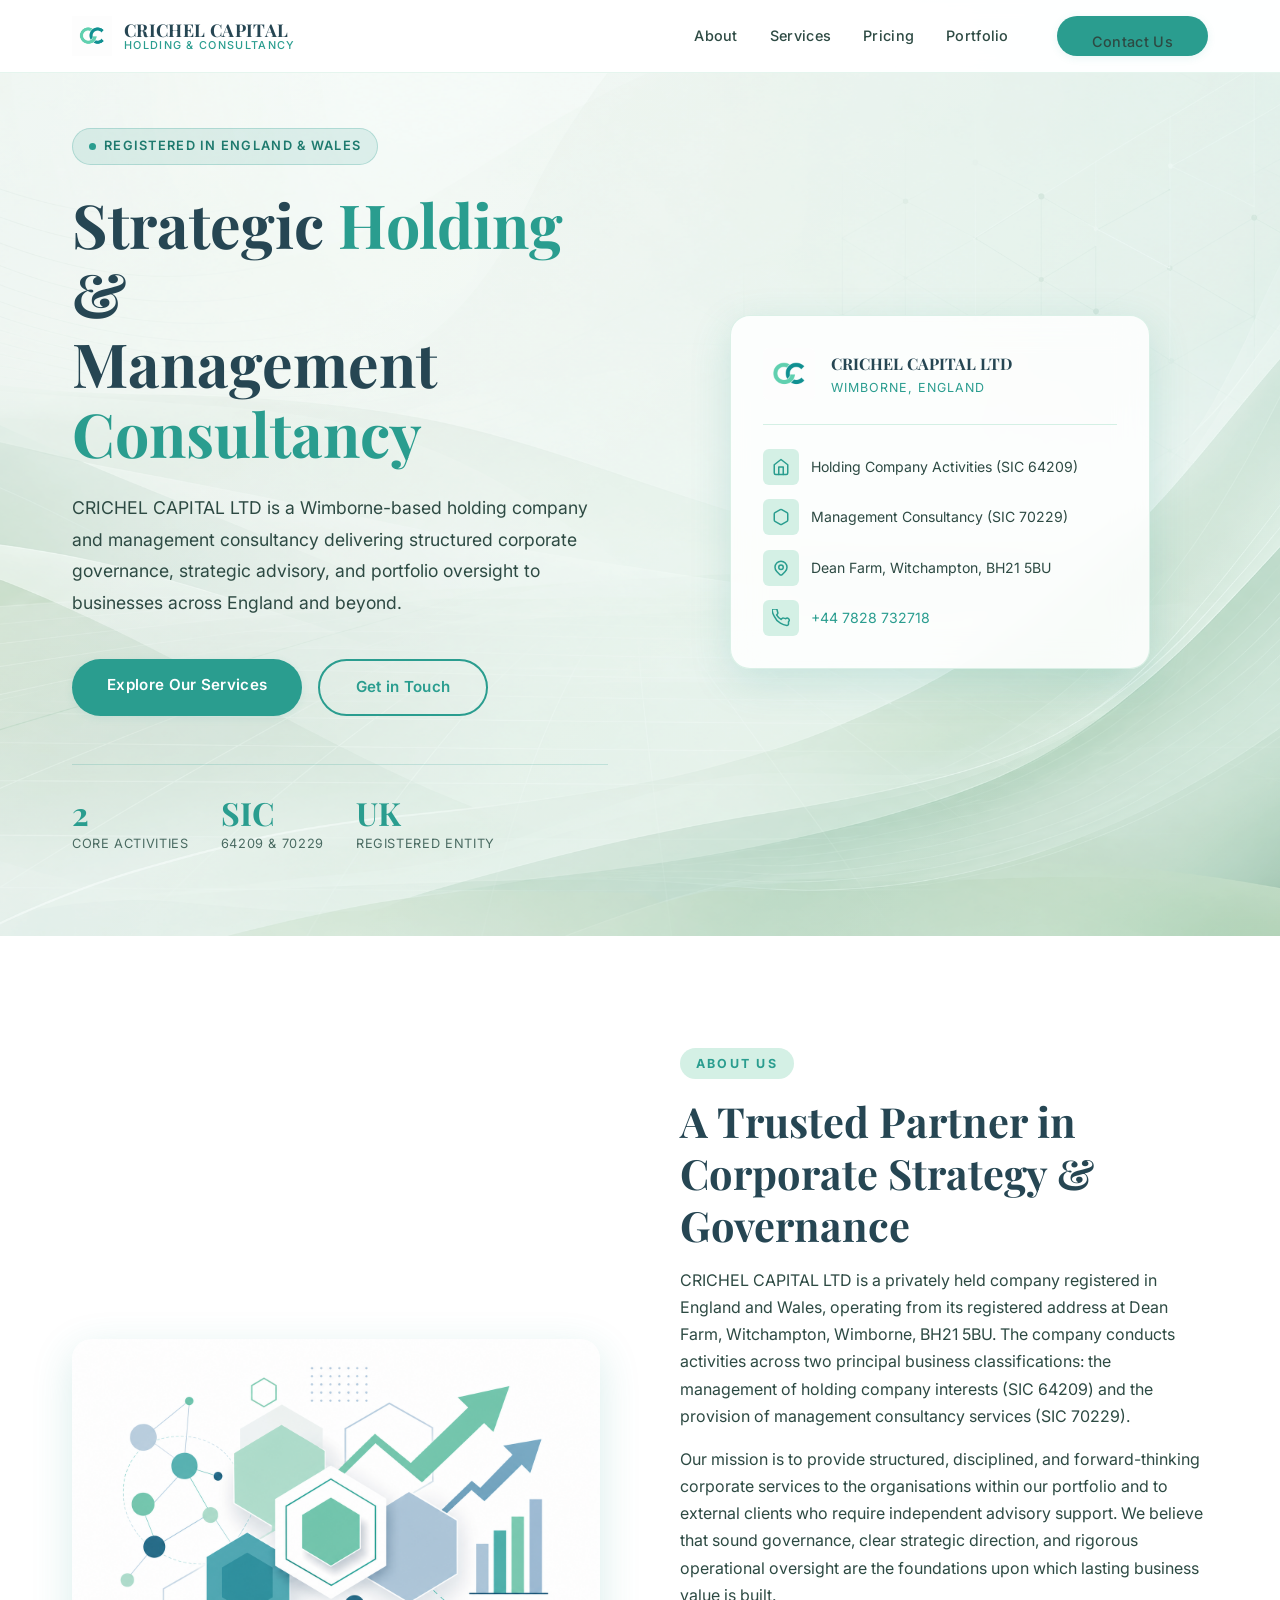
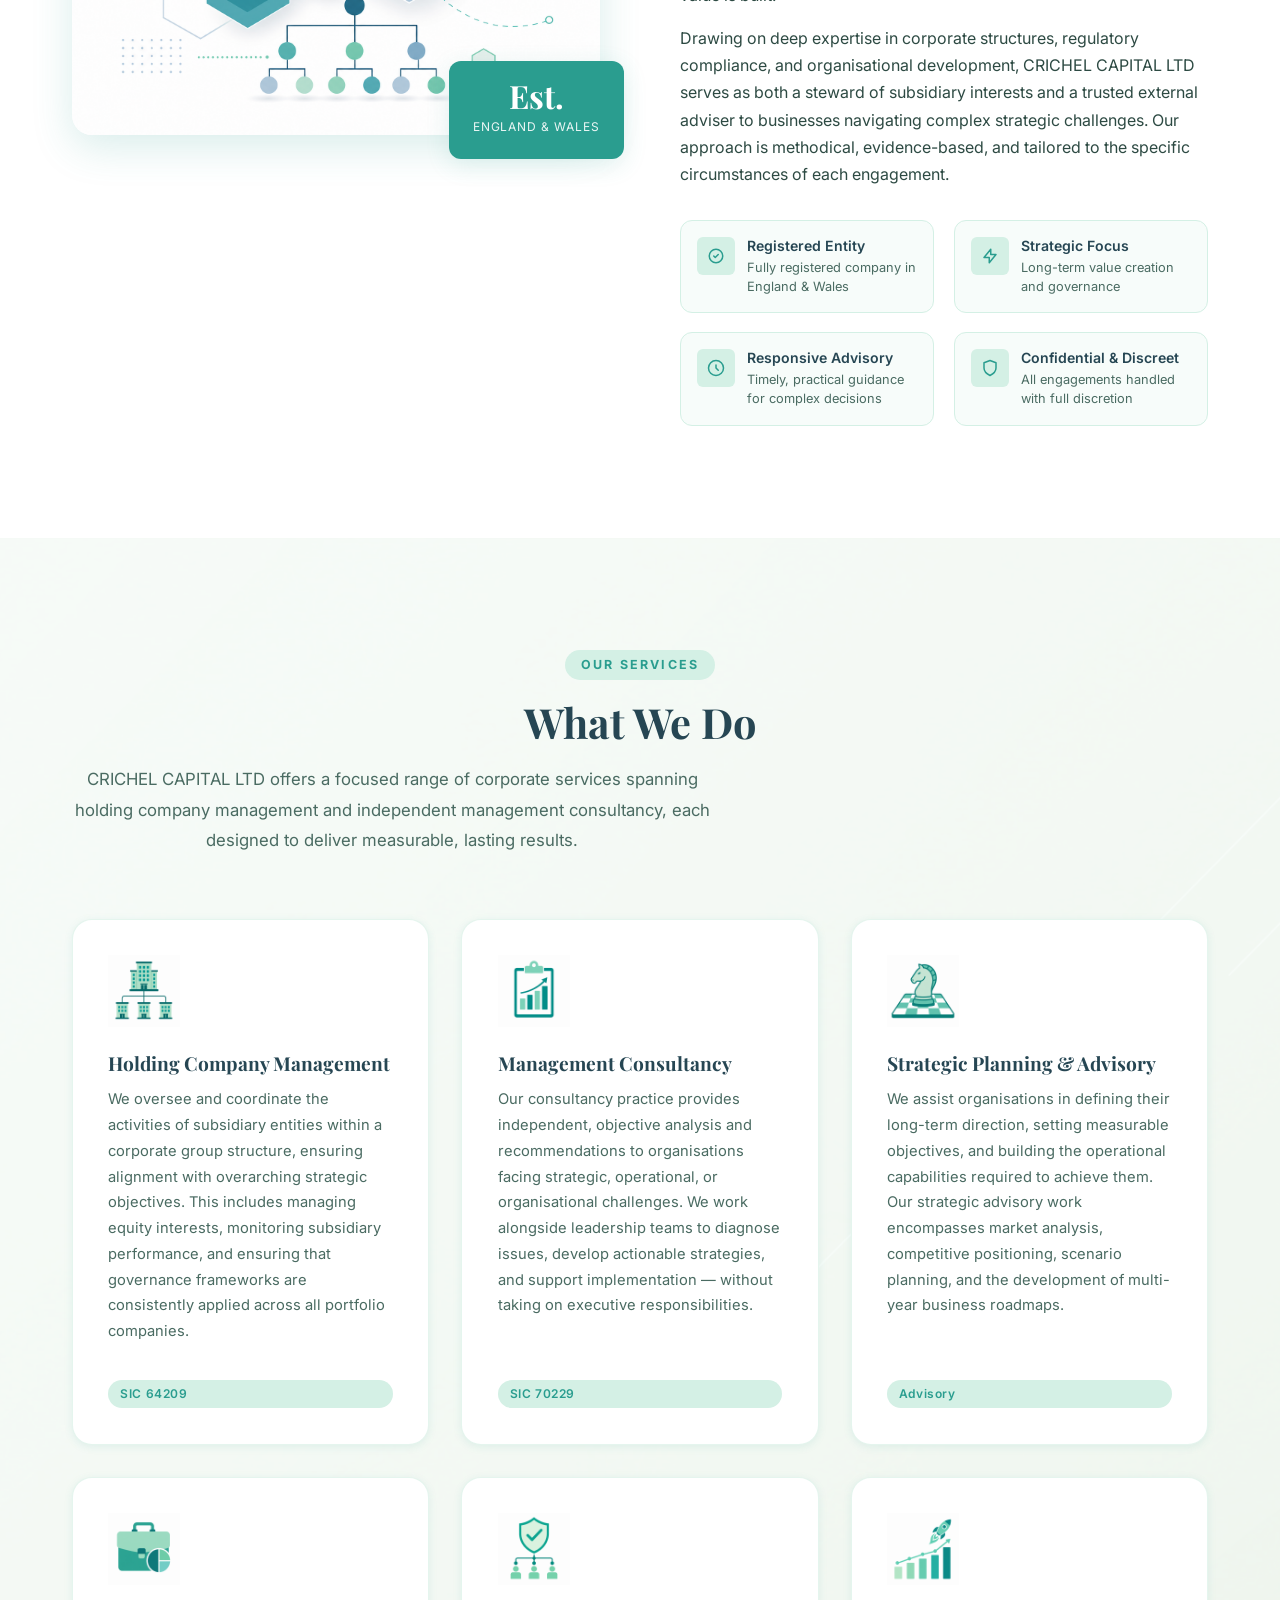
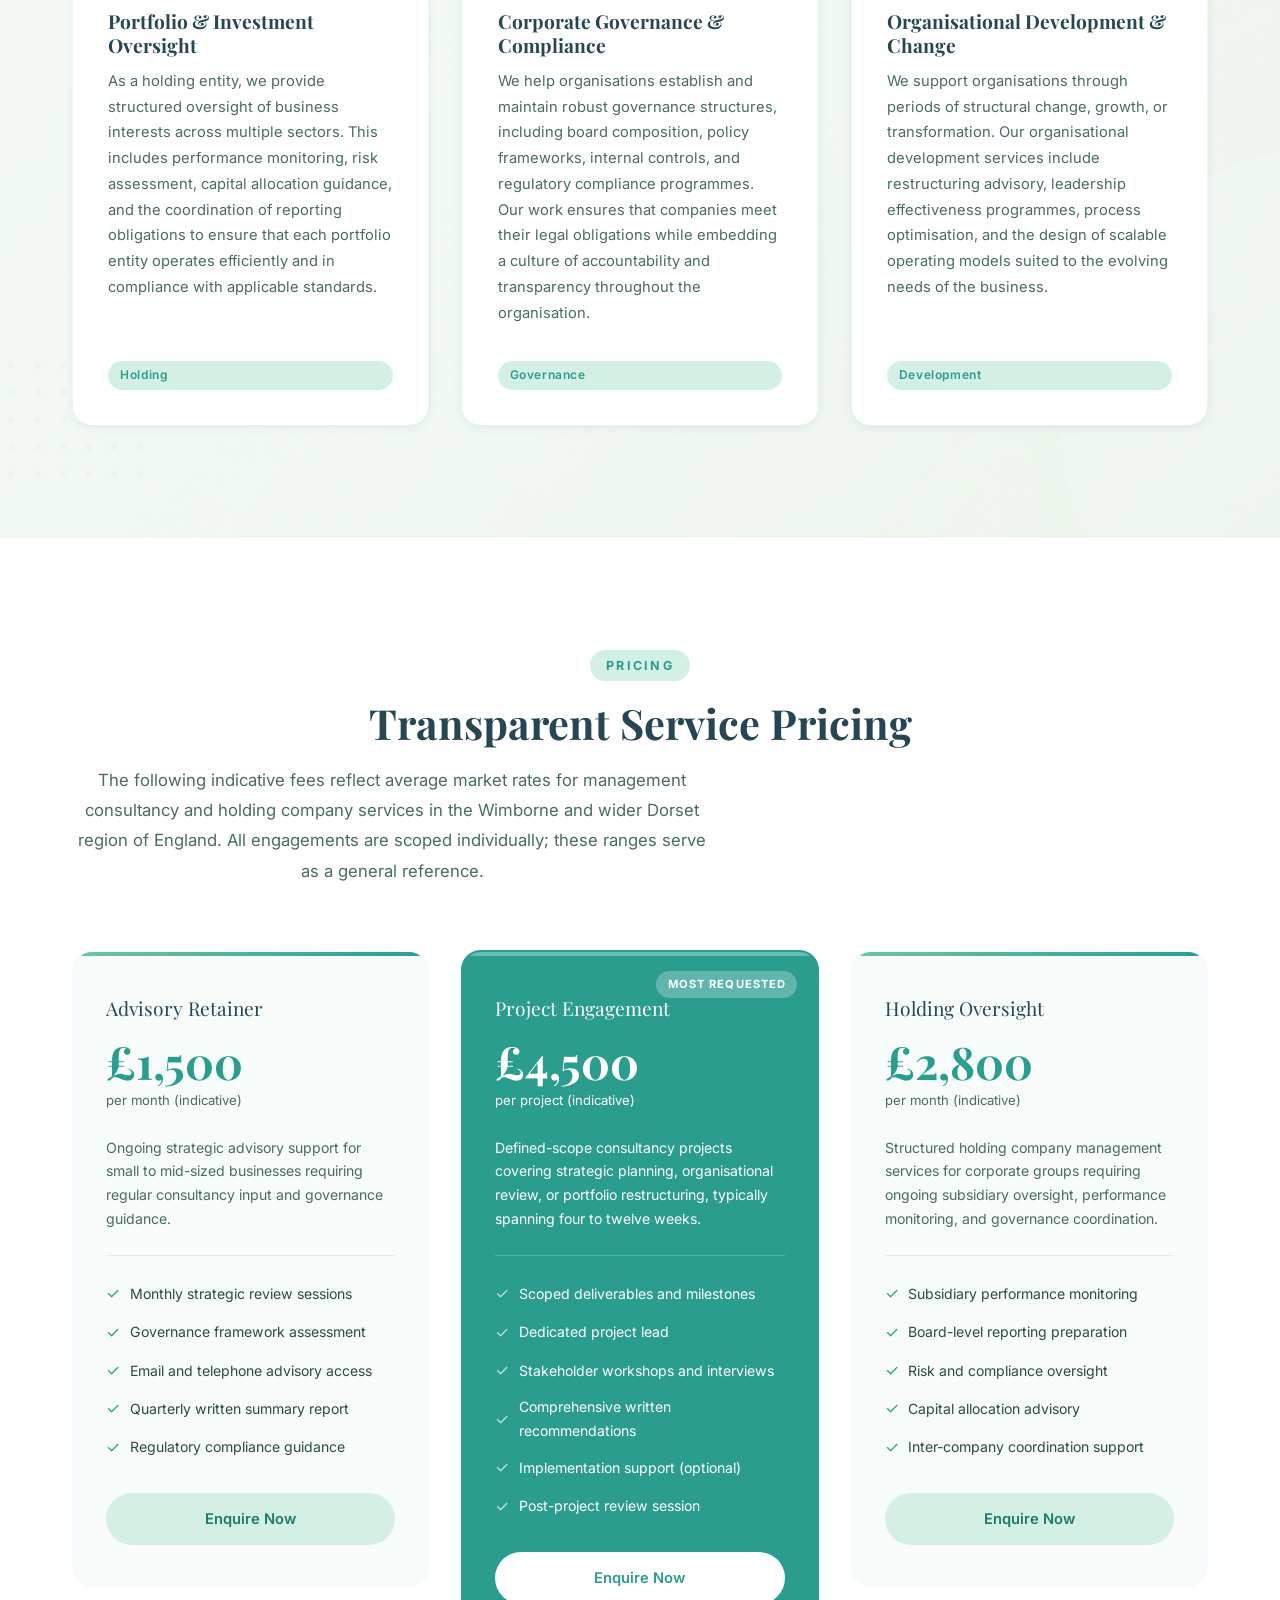
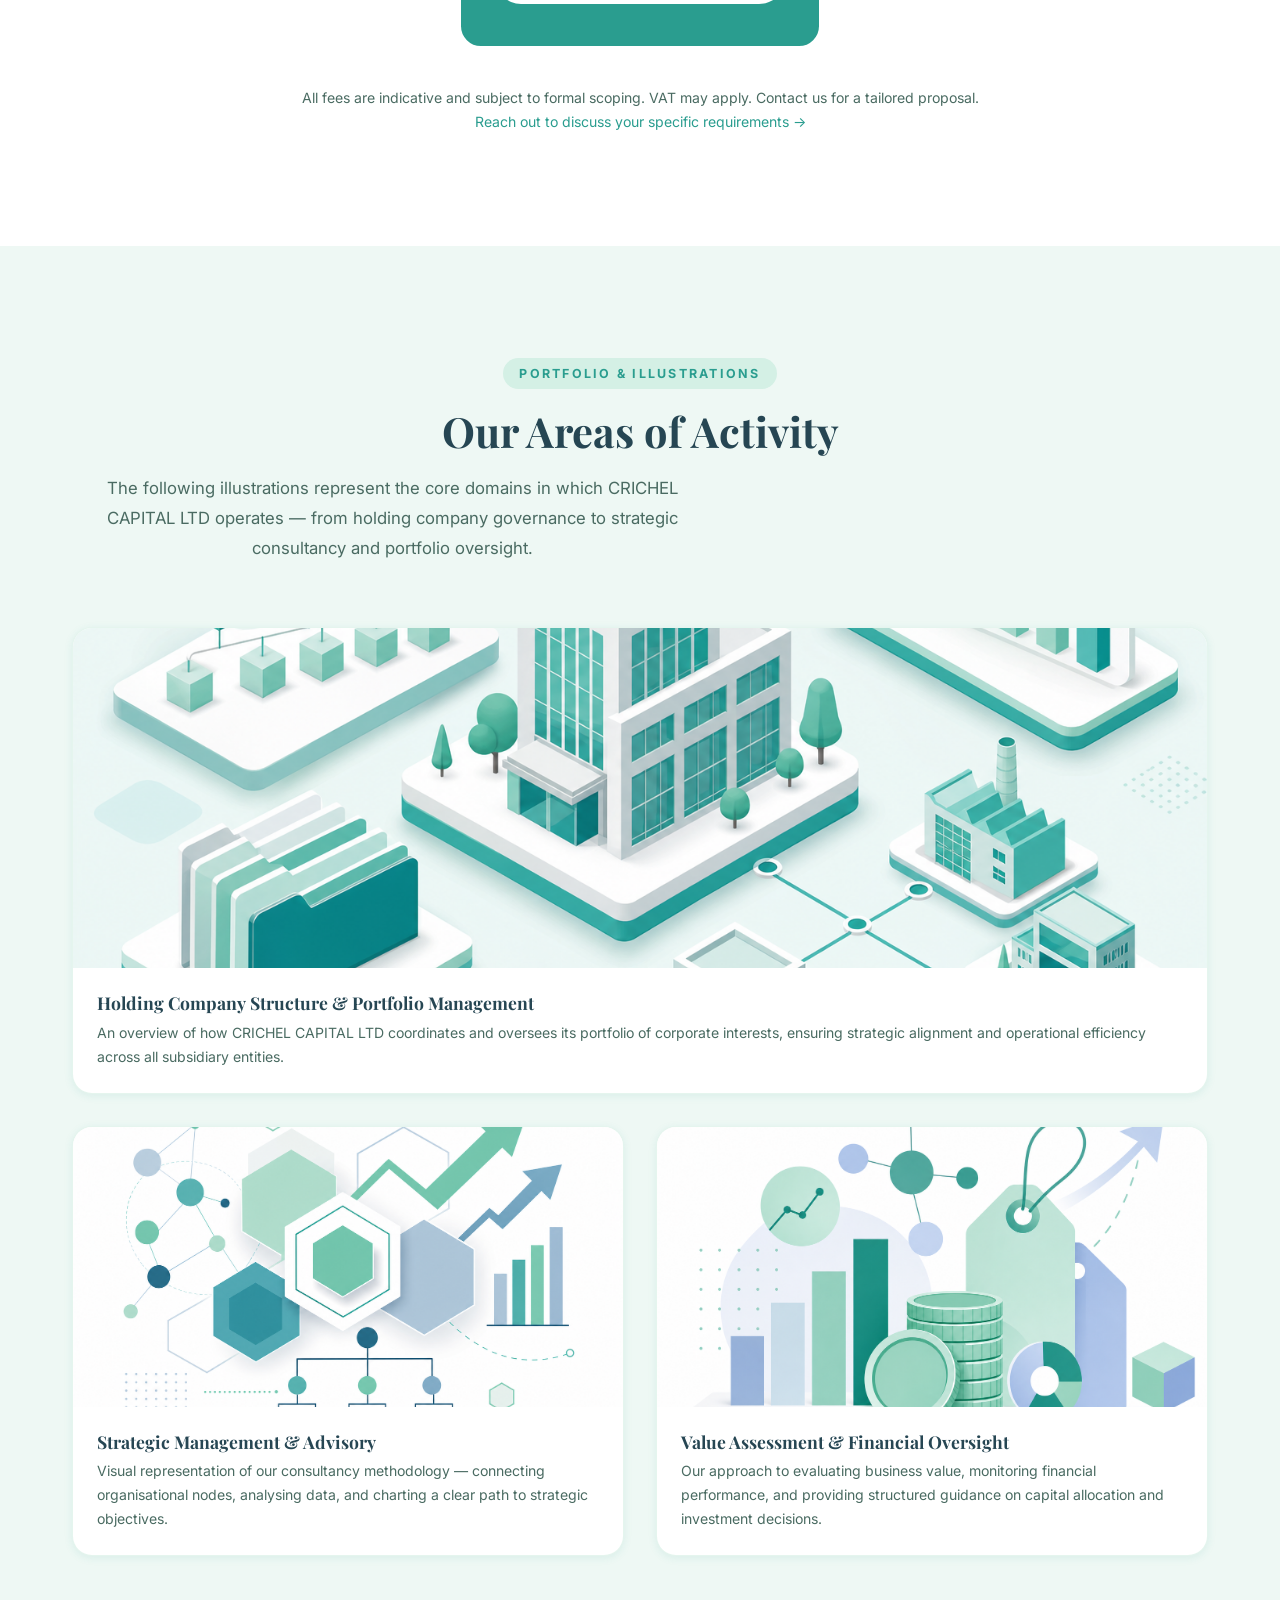
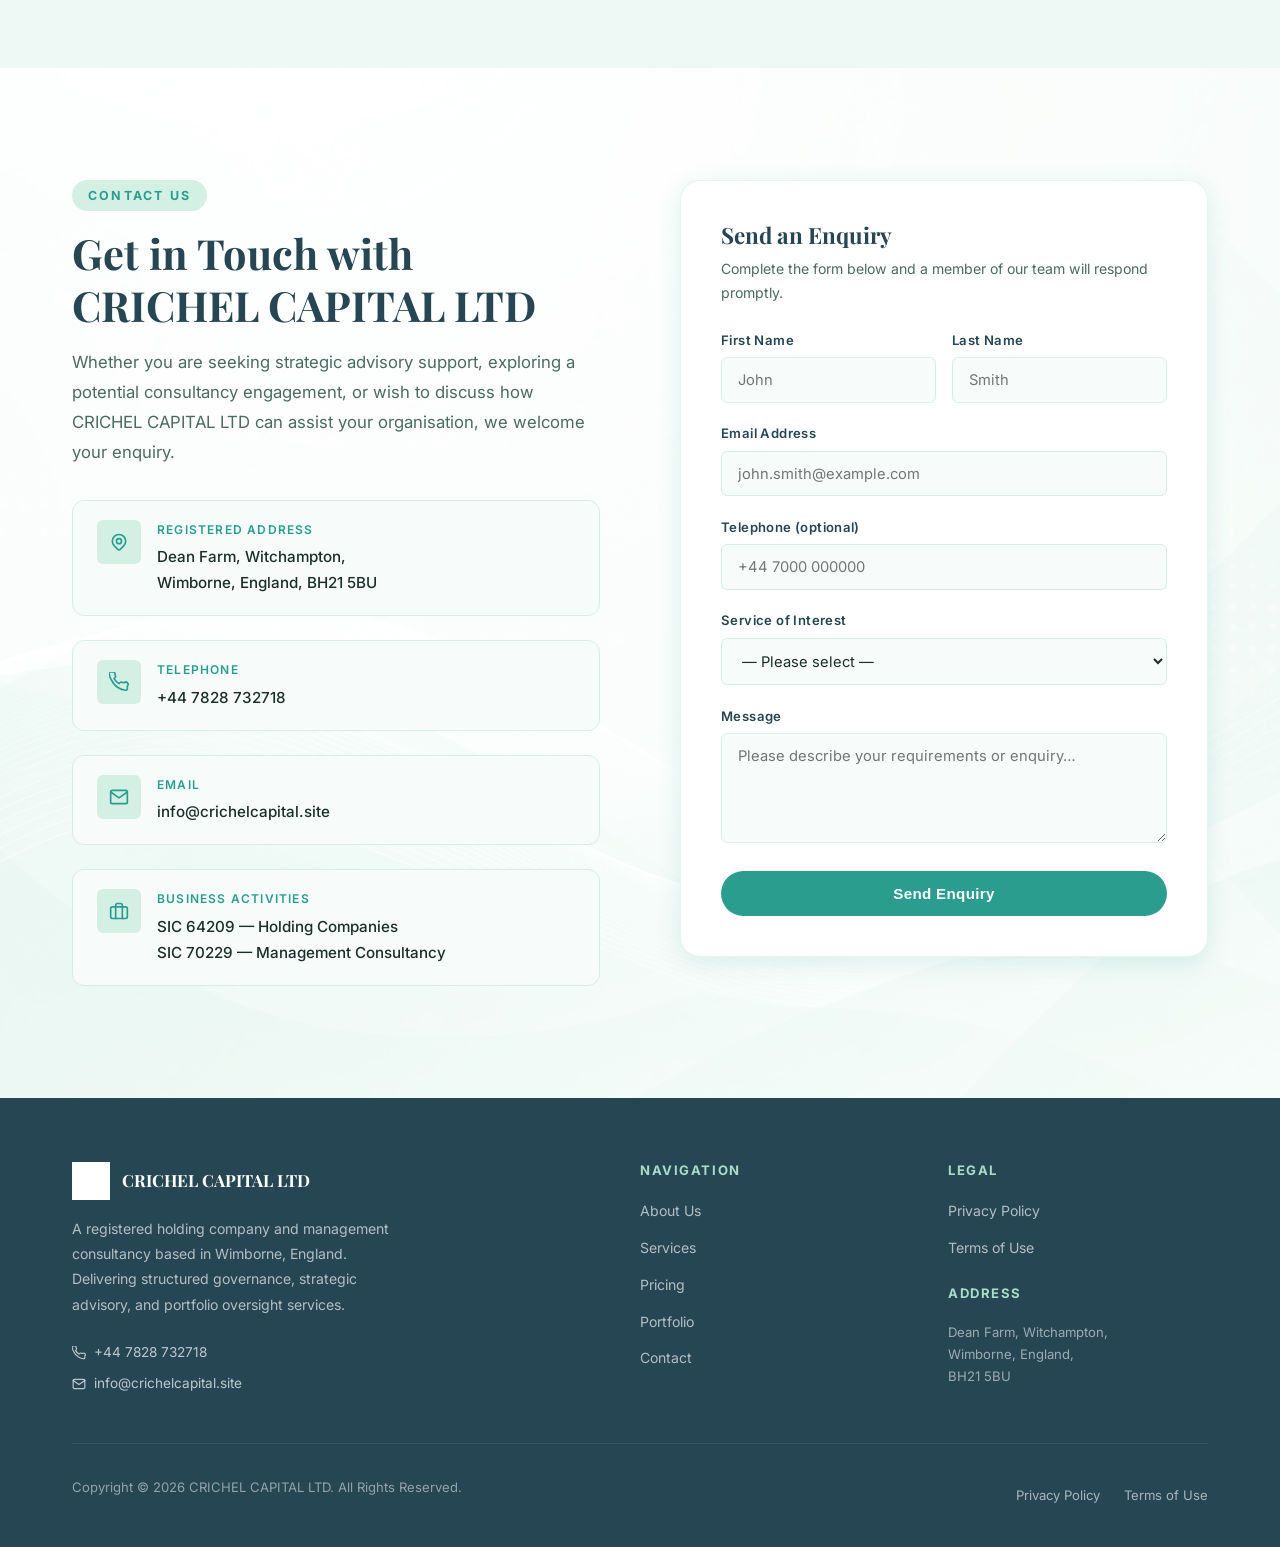
<file: index.html>
<!DOCTYPE html>
<html lang="en">
<head>
  <meta charset="UTF-8" />
  <meta name="viewport" content="width=device-width, initial-scale=1.0" />

  <!-- Primary SEO -->
  <title>CRICHEL CAPITAL LTD | Holding Company &amp; Management Consultancy — Wimborne, England</title>
  <meta name="description" content="CRICHEL CAPITAL LTD is a Wimborne-based holding company and management consultancy offering strategic advisory, subsidiary governance, portfolio management, and organisational excellence services across England." />
  <meta name="keywords" content="Crichel Capital, holding company Wimborne, management consultancy Dorset, strategic advisory England, corporate governance, portfolio management, business consultancy BH21, Dean Farm Witchampton" />
  <meta name="author" content="CRICHEL CAPITAL LTD" />
  <meta name="robots" content="index, follow" />
  <link rel="canonical" href="https://dev-game.404.mn/" />

  <!-- Open Graph -->
  <meta property="og:type" content="website" />
  <meta property="og:url" content="https://dev-game.404.mn/" />
  <meta property="og:title" content="CRICHEL CAPITAL LTD | Holding Company &amp; Management Consultancy" />
  <meta property="og:description" content="Strategic holding company and management consultancy based in Wimborne, England. Delivering governance, advisory, and portfolio management services." />
  <meta property="og:image" content="assets/images/hero-bg.jpg" />
  <meta property="og:locale" content="en_GB" />
  <meta property="og:site_name" content="CRICHEL CAPITAL LTD" />

  <!-- Twitter Card -->
  <meta name="twitter:card" content="summary_large_image" />
  <meta name="twitter:title" content="CRICHEL CAPITAL LTD | Holding Company &amp; Management Consultancy" />
  <meta name="twitter:description" content="Strategic holding company and management consultancy based in Wimborne, England." />
  <meta name="twitter:image" content="assets/images/hero-bg.jpg" />

  <!-- Geo -->
  <meta name="geo.region" content="GB-DOR" />
  <meta name="geo.placename" content="Wimborne, Dorset, England" />

  <!-- Favicon -->
  <link rel="icon" type="image/png" href="assets/images/favicon.png" />
  <link rel="apple-touch-icon" href="assets/images/favicon.png" />

  <!-- Fonts -->
  <link rel="preconnect" href="https://fonts.googleapis.com" />
  <link rel="preconnect" href="https://fonts.gstatic.com" crossorigin />
  <link href="https://fonts.googleapis.com/css2?family=Playfair+Display:wght@400;600;700&family=Inter:wght@400;500;600;700&display=swap" rel="stylesheet" />

  <!-- Stylesheet -->
  <link rel="stylesheet" href="assets/css/style.css" />

  <!-- Structured Data -->
  <script type="application/ld+json">
  {
    "@context": "https://schema.org",
    "@type": "Organization",
    "name": "CRICHEL CAPITAL LTD",
    "url": "https://dev-game.404.mn",
    "logo": "https://dev-game.404.mn/assets/images/favicon.png",
    "description": "Holding company and management consultancy based in Wimborne, England.",
    "address": {
      "@type": "PostalAddress",
      "streetAddress": "Dean Farm, Witchampton",
      "addressLocality": "Wimborne",
      "addressRegion": "England",
      "postalCode": "BH21 5BU",
      "addressCountry": "GB"
    },
    "telephone": "+447828732718",
    "email": "info@crichelcapital.site",
    "sameAs": []
  }
  </script>
</head>
<body>

  <!-- ===================== NAVIGATION ===================== -->
  <nav id="navbar" role="navigation" aria-label="Main navigation">
    <div class="container">
      <div class="nav-inner">
        <a href="#hero" class="nav-logo" aria-label="CRICHEL CAPITAL LTD home">
          <img src="assets/images/favicon.png" alt="Crichel Capital logo" class="nav-logo-img" />
          <div class="nav-logo-text">
            <span class="nav-logo-name">CRICHEL CAPITAL</span>
            <span class="nav-logo-tagline">Holding &amp; Consultancy</span>
          </div>
        </a>

        <ul class="nav-menu" role="list">
          <li><a href="#about"     class="nav-link">About</a></li>
          <li><a href="#services"  class="nav-link">Services</a></li>
          <li><a href="#pricing"   class="nav-link">Pricing</a></li>
          <li><a href="#portfolio" class="nav-link">Portfolio</a></li>
          <li><a href="#contact"   class="nav-link nav-cta btn btn-primary">Contact Us</a></li>
        </ul>

        <button class="hamburger" aria-label="Toggle navigation menu" aria-expanded="false">
          <span></span><span></span><span></span>
        </button>
      </div>
    </div>
  </nav>

  <!-- ===================== HERO ===================== -->
  <section id="hero" aria-label="Hero section">
    <div class="hero-bg" aria-hidden="true"></div>
    <div class="container">
      <div class="hero-content">
        <div class="hero-text">
          <div class="hero-badge">
            <span class="hero-badge-dot" aria-hidden="true"></span>
            Registered in England &amp; Wales
          </div>

          <h1 class="hero-title">
            Strategic <span>Holding</span> &amp;<br />
            Management <span>Consultancy</span>
          </h1>

          <p class="hero-description">
            CRICHEL CAPITAL LTD is a Wimborne-based holding company and management consultancy delivering structured corporate governance, strategic advisory, and portfolio oversight to businesses across England and beyond.
          </p>

          <div class="hero-actions">
            <a href="#services" class="btn btn-primary">Explore Our Services</a>
            <a href="#contact"  class="btn btn-outline">Get in Touch</a>
          </div>

          <div class="hero-stats">
            <div class="hero-stat">
              <span class="hero-stat-value">2</span>
              <span class="hero-stat-label">Core Activities</span>
            </div>
            <div class="hero-stat">
              <span class="hero-stat-value">SIC</span>
              <span class="hero-stat-label">64209 &amp; 70229</span>
            </div>
            <div class="hero-stat">
              <span class="hero-stat-value">UK</span>
              <span class="hero-stat-label">Registered Entity</span>
            </div>
          </div>
        </div>

        <div class="hero-visual" aria-hidden="true">
          <div class="hero-card">
            <div class="hero-card-header">
              <img src="assets/images/favicon.png" alt="Crichel Capital" class="hero-card-logo" />
              <div>
                <div class="hero-card-title">CRICHEL CAPITAL LTD</div>
                <div class="hero-card-subtitle">Wimborne, England</div>
              </div>
            </div>
            <div class="hero-card-items">
              <div class="hero-card-item">
                <div class="hero-card-icon">
                  <svg viewBox="0 0 24 24"><path d="M3 9l9-7 9 7v11a2 2 0 01-2 2H5a2 2 0 01-2-2z"/><polyline points="9 22 9 12 15 12 15 22"/></svg>
                </div>
                Holding Company Activities (SIC 64209)
              </div>
              <div class="hero-card-item">
                <div class="hero-card-icon">
                  <svg viewBox="0 0 24 24"><path d="M21 16V8a2 2 0 00-1-1.73l-7-4a2 2 0 00-2 0l-7 4A2 2 0 003 8v8a2 2 0 001 1.73l7 4a2 2 0 002 0l7-4A2 2 0 0021 16z"/></svg>
                </div>
                Management Consultancy (SIC 70229)
              </div>
              <div class="hero-card-item">
                <div class="hero-card-icon">
                  <svg viewBox="0 0 24 24"><path d="M17.657 16.657L13.414 20.9a1.998 1.998 0 01-2.827 0l-4.244-4.243a8 8 0 1111.314 0z"/><path d="M15 11a3 3 0 11-6 0 3 3 0 016 0z"/></svg>
                </div>
                Dean Farm, Witchampton, BH21 5BU
              </div>
              <div class="hero-card-item">
                <div class="hero-card-icon">
                  <svg viewBox="0 0 24 24"><path d="M22 16.92v3a2 2 0 01-2.18 2 19.79 19.79 0 01-8.63-3.07A19.5 19.5 0 013.07 9.81 19.79 19.79 0 01.01 1.18 2 2 0 012 0h3a2 2 0 012 1.72c.127.96.361 1.903.7 2.81a2 2 0 01-.45 2.11L6.09 7.91a16 16 0 006 6l1.27-1.27a2 2 0 012.11-.45c.907.339 1.85.573 2.81.7A2 2 0 0122 16.92z"/></svg>
                </div>
                <a href="tel:+447828732718">+44 7828 732718</a>
              </div>
            </div>
          </div>
        </div>
      </div>
    </div>
  </section>

  <!-- ===================== ABOUT ===================== -->
  <section id="about" aria-label="About CRICHEL CAPITAL LTD">
    <div class="container">
      <div class="about-grid">
        <div class="about-image-wrap fade-in">
          <img
            src="assets/images/about-illustration.jpg"
            alt="Abstract illustration of corporate management and strategic consultancy"
            class="about-image-main"
          />
          <div class="about-badge-float">
            <span class="value">Est.</span>
            <span class="label">England &amp; Wales</span>
          </div>
        </div>

        <div class="about-text">
          <span class="section-label">About Us</span>
          <h2 class="section-title">A Trusted Partner in Corporate Strategy &amp; Governance</h2>

          <p>
            CRICHEL CAPITAL LTD is a privately held company registered in England and Wales, operating from its registered address at Dean Farm, Witchampton, Wimborne, BH21 5BU. The company conducts activities across two principal business classifications: the management of holding company interests (SIC 64209) and the provision of management consultancy services (SIC 70229).
          </p>

          <p>
            Our mission is to provide structured, disciplined, and forward-thinking corporate services to the organisations within our portfolio and to external clients who require independent advisory support. We believe that sound governance, clear strategic direction, and rigorous operational oversight are the foundations upon which lasting business value is built.
          </p>

          <p>
            Drawing on deep expertise in corporate structures, regulatory compliance, and organisational development, CRICHEL CAPITAL LTD serves as both a steward of subsidiary interests and a trusted external adviser to businesses navigating complex strategic challenges. Our approach is methodical, evidence-based, and tailored to the specific circumstances of each engagement.
          </p>

          <div class="about-features">
            <div class="about-feature fade-in fade-in-delay-1">
              <div class="about-feature-icon">
                <svg viewBox="0 0 24 24"><path d="M9 12l2 2 4-4m6 2a9 9 0 11-18 0 9 9 0 0118 0z"/></svg>
              </div>
              <div class="about-feature-text">
                <h4>Registered Entity</h4>
                <p>Fully registered company in England &amp; Wales</p>
              </div>
            </div>
            <div class="about-feature fade-in fade-in-delay-2">
              <div class="about-feature-icon">
                <svg viewBox="0 0 24 24"><path d="M13 10V3L4 14h7v7l9-11h-7z"/></svg>
              </div>
              <div class="about-feature-text">
                <h4>Strategic Focus</h4>
                <p>Long-term value creation and governance</p>
              </div>
            </div>
            <div class="about-feature fade-in fade-in-delay-3">
              <div class="about-feature-icon">
                <svg viewBox="0 0 24 24"><circle cx="12" cy="12" r="10"/><path d="M12 8v4l3 3"/></svg>
              </div>
              <div class="about-feature-text">
                <h4>Responsive Advisory</h4>
                <p>Timely, practical guidance for complex decisions</p>
              </div>
            </div>
            <div class="about-feature fade-in fade-in-delay-4">
              <div class="about-feature-icon">
                <svg viewBox="0 0 24 24"><path d="M12 22s8-4 8-10V5l-8-3-8 3v7c0 6 8 10 8 10z"/></svg>
              </div>
              <div class="about-feature-text">
                <h4>Confidential &amp; Discreet</h4>
                <p>All engagements handled with full discretion</p>
              </div>
            </div>
          </div>
        </div>
      </div>
    </div>
  </section>

  <!-- ===================== SERVICES ===================== -->
  <section id="services" aria-label="Services offered by CRICHEL CAPITAL LTD">
    <div class="services-bg" aria-hidden="true"></div>
    <div class="services-inner">
      <div class="container">
        <div class="services-header fade-in">
          <span class="section-label">Our Services</span>
          <h2 class="section-title">What We Do</h2>
          <p class="section-subtitle">
            CRICHEL CAPITAL LTD offers a focused range of corporate services spanning holding company management and independent management consultancy, each designed to deliver measurable, lasting results.
          </p>
        </div>

        <div class="services-grid">
          <!-- Service 1 -->
          <div class="service-card fade-in fade-in-delay-1">
            <img src="assets/images/icon-holding.png" alt="Holding company management icon" class="service-icon" />
            <h3>Holding Company Management</h3>
            <p>
              We oversee and coordinate the activities of subsidiary entities within a corporate group structure, ensuring alignment with overarching strategic objectives. This includes managing equity interests, monitoring subsidiary performance, and ensuring that governance frameworks are consistently applied across all portfolio companies.
            </p>
            <span class="service-tag">SIC 64209</span>
          </div>

          <!-- Service 2 -->
          <div class="service-card fade-in fade-in-delay-2">
            <img src="assets/images/icon-consulting.png" alt="Management consultancy icon" class="service-icon" />
            <h3>Management Consultancy</h3>
            <p>
              Our consultancy practice provides independent, objective analysis and recommendations to organisations facing strategic, operational, or organisational challenges. We work alongside leadership teams to diagnose issues, develop actionable strategies, and support implementation — without taking on executive responsibilities.
            </p>
            <span class="service-tag">SIC 70229</span>
          </div>

          <!-- Service 3 -->
          <div class="service-card fade-in fade-in-delay-3">
            <img src="assets/images/icon-strategy.png" alt="Strategic planning icon" class="service-icon" />
            <h3>Strategic Planning &amp; Advisory</h3>
            <p>
              We assist organisations in defining their long-term direction, setting measurable objectives, and building the operational capabilities required to achieve them. Our strategic advisory work encompasses market analysis, competitive positioning, scenario planning, and the development of multi-year business roadmaps.
            </p>
            <span class="service-tag">Advisory</span>
          </div>

          <!-- Service 4 -->
          <div class="service-card fade-in fade-in-delay-4">
            <img src="assets/images/icon-portfolio.png" alt="Portfolio management icon" class="service-icon" />
            <h3>Portfolio &amp; Investment Oversight</h3>
            <p>
              As a holding entity, we provide structured oversight of business interests across multiple sectors. This includes performance monitoring, risk assessment, capital allocation guidance, and the coordination of reporting obligations to ensure that each portfolio entity operates efficiently and in compliance with applicable standards.
            </p>
            <span class="service-tag">Holding</span>
          </div>

          <!-- Service 5 -->
          <div class="service-card fade-in fade-in-delay-5">
            <img src="assets/images/icon-governance.png" alt="Corporate governance icon" class="service-icon" />
            <h3>Corporate Governance &amp; Compliance</h3>
            <p>
              We help organisations establish and maintain robust governance structures, including board composition, policy frameworks, internal controls, and regulatory compliance programmes. Our work ensures that companies meet their legal obligations while embedding a culture of accountability and transparency throughout the organisation.
            </p>
            <span class="service-tag">Governance</span>
          </div>

          <!-- Service 6 -->
          <div class="service-card fade-in fade-in-delay-1">
            <img src="assets/images/icon-growth.png" alt="Business growth icon" class="service-icon" />
            <h3>Organisational Development &amp; Change</h3>
            <p>
              We support organisations through periods of structural change, growth, or transformation. Our organisational development services include restructuring advisory, leadership effectiveness programmes, process optimisation, and the design of scalable operating models suited to the evolving needs of the business.
            </p>
            <span class="service-tag">Development</span>
          </div>
        </div>
      </div>
    </div>
  </section>

  <!-- ===================== PRICING ===================== -->
  <section id="pricing" aria-label="Pricing for CRICHEL CAPITAL LTD services">
    <div class="container">
      <div class="pricing-header fade-in">
        <span class="section-label">Pricing</span>
        <h2 class="section-title">Transparent Service Pricing</h2>
        <p class="section-subtitle">
          The following indicative fees reflect average market rates for management consultancy and holding company services in the Wimborne and wider Dorset region of England. All engagements are scoped individually; these ranges serve as a general reference.
        </p>
      </div>

      <div class="pricing-grid">
        <!-- Tier 1 -->
        <div class="pricing-card fade-in fade-in-delay-1">
          <div class="pricing-name">Advisory Retainer</div>
          <div class="pricing-price">£1,500</div>
          <div class="pricing-period">per month (indicative)</div>
          <p class="pricing-desc">
            Ongoing strategic advisory support for small to mid-sized businesses requiring regular consultancy input and governance guidance.
          </p>
          <div class="pricing-divider"></div>
          <ul class="pricing-features">
            <li class="pricing-feature">
              <span class="pricing-feature-icon">✓</span>
              Monthly strategic review sessions
            </li>
            <li class="pricing-feature">
              <span class="pricing-feature-icon">✓</span>
              Governance framework assessment
            </li>
            <li class="pricing-feature">
              <span class="pricing-feature-icon">✓</span>
              Email and telephone advisory access
            </li>
            <li class="pricing-feature">
              <span class="pricing-feature-icon">✓</span>
              Quarterly written summary report
            </li>
            <li class="pricing-feature">
              <span class="pricing-feature-icon">✓</span>
              Regulatory compliance guidance
            </li>
          </ul>
          <a href="#contact" class="pricing-cta pricing-cta-default">Enquire Now</a>
        </div>

        <!-- Tier 2 — Featured -->
        <div class="pricing-card featured fade-in fade-in-delay-2">
          <span class="pricing-badge">Most Requested</span>
          <div class="pricing-name">Project Engagement</div>
          <div class="pricing-price">£4,500</div>
          <div class="pricing-period">per project (indicative)</div>
          <p class="pricing-desc">
            Defined-scope consultancy projects covering strategic planning, organisational review, or portfolio restructuring, typically spanning four to twelve weeks.
          </p>
          <div class="pricing-divider"></div>
          <ul class="pricing-features">
            <li class="pricing-feature">
              <span class="pricing-feature-icon">✓</span>
              Scoped deliverables and milestones
            </li>
            <li class="pricing-feature">
              <span class="pricing-feature-icon">✓</span>
              Dedicated project lead
            </li>
            <li class="pricing-feature">
              <span class="pricing-feature-icon">✓</span>
              Stakeholder workshops and interviews
            </li>
            <li class="pricing-feature">
              <span class="pricing-feature-icon">✓</span>
              Comprehensive written recommendations
            </li>
            <li class="pricing-feature">
              <span class="pricing-feature-icon">✓</span>
              Implementation support (optional)
            </li>
            <li class="pricing-feature">
              <span class="pricing-feature-icon">✓</span>
              Post-project review session
            </li>
          </ul>
          <a href="#contact" class="pricing-cta pricing-cta-featured">Enquire Now</a>
        </div>

        <!-- Tier 3 -->
        <div class="pricing-card fade-in fade-in-delay-3">
          <div class="pricing-name">Holding Oversight</div>
          <div class="pricing-price">£2,800</div>
          <div class="pricing-period">per month (indicative)</div>
          <p class="pricing-desc">
            Structured holding company management services for corporate groups requiring ongoing subsidiary oversight, performance monitoring, and governance coordination.
          </p>
          <div class="pricing-divider"></div>
          <ul class="pricing-features">
            <li class="pricing-feature">
              <span class="pricing-feature-icon">✓</span>
              Subsidiary performance monitoring
            </li>
            <li class="pricing-feature">
              <span class="pricing-feature-icon">✓</span>
              Board-level reporting preparation
            </li>
            <li class="pricing-feature">
              <span class="pricing-feature-icon">✓</span>
              Risk and compliance oversight
            </li>
            <li class="pricing-feature">
              <span class="pricing-feature-icon">✓</span>
              Capital allocation advisory
            </li>
            <li class="pricing-feature">
              <span class="pricing-feature-icon">✓</span>
              Inter-company coordination support
            </li>
          </ul>
          <a href="#contact" class="pricing-cta pricing-cta-default">Enquire Now</a>
        </div>
      </div>

      <p class="pricing-note fade-in">
        All fees are indicative and subject to formal scoping. VAT may apply. Contact us for a tailored proposal.
        <br /><a href="#contact">Reach out to discuss your specific requirements &rarr;</a>
      </p>
    </div>
  </section>

  <!-- ===================== PORTFOLIO ===================== -->
  <section id="portfolio" aria-label="Portfolio and visual representations of CRICHEL CAPITAL LTD activities">
    <div class="container">
      <div class="portfolio-header fade-in">
        <span class="section-label">Portfolio &amp; Illustrations</span>
        <h2 class="section-title">Our Areas of Activity</h2>
        <p class="section-subtitle">
          The following illustrations represent the core domains in which CRICHEL CAPITAL LTD operates — from holding company governance to strategic consultancy and portfolio oversight.
        </p>
      </div>

      <div class="portfolio-grid">
        <div class="portfolio-item wide fade-in">
          <img
            src="assets/images/portfolio-illustration.jpg"
            alt="Isometric illustration of holding company structure with interconnected subsidiaries, portfolio folders, and growth charts"
            class="portfolio-img"
          />
          <div class="portfolio-caption">
            <h3>Holding Company Structure &amp; Portfolio Management</h3>
            <p>An overview of how CRICHEL CAPITAL LTD coordinates and oversees its portfolio of corporate interests, ensuring strategic alignment and operational efficiency across all subsidiary entities.</p>
          </div>
        </div>

        <div class="portfolio-item fade-in fade-in-delay-1">
          <img
            src="assets/images/about-illustration.jpg"
            alt="Abstract flat illustration of management consultancy with hexagons, nodes, and growth arrows"
            class="portfolio-img"
          />
          <div class="portfolio-caption">
            <h3>Strategic Management &amp; Advisory</h3>
            <p>Visual representation of our consultancy methodology — connecting organisational nodes, analysing data, and charting a clear path to strategic objectives.</p>
          </div>
        </div>

        <div class="portfolio-item fade-in fade-in-delay-2">
          <img
            src="assets/images/pricing-illustration.jpg"
            alt="Flat illustration of business pricing, value, and financial metrics"
            class="portfolio-img"
          />
          <div class="portfolio-caption">
            <h3>Value Assessment &amp; Financial Oversight</h3>
            <p>Our approach to evaluating business value, monitoring financial performance, and providing structured guidance on capital allocation and investment decisions.</p>
          </div>
        </div>
      </div>
    </div>
  </section>

  <!-- ===================== CONTACT ===================== -->
  <section id="contact" aria-label="Contact CRICHEL CAPITAL LTD">
    <div class="contact-bg" aria-hidden="true"></div>
    <div class="contact-inner">
      <div class="container">
        <div class="contact-grid">
          <div>
            <span class="section-label">Contact Us</span>
            <h2 class="section-title fade-in">Get in Touch with CRICHEL CAPITAL LTD</h2>
            <p class="section-subtitle fade-in">
              Whether you are seeking strategic advisory support, exploring a potential consultancy engagement, or wish to discuss how CRICHEL CAPITAL LTD can assist your organisation, we welcome your enquiry.
            </p>

            <div class="contact-info-items">
              <div class="contact-info-item fade-in fade-in-delay-1">
                <div class="contact-info-icon">
                  <svg viewBox="0 0 24 24"><path d="M17.657 16.657L13.414 20.9a1.998 1.998 0 01-2.827 0l-4.244-4.243a8 8 0 1111.314 0z"/><path d="M15 11a3 3 0 11-6 0 3 3 0 016 0z"/></svg>
                </div>
                <div>
                  <div class="contact-info-label">Registered Address</div>
                  <div class="contact-info-value">
                    Dean Farm, Witchampton,<br />
                    Wimborne, England, BH21 5BU
                  </div>
                </div>
              </div>

              <div class="contact-info-item fade-in fade-in-delay-2">
                <div class="contact-info-icon">
                  <svg viewBox="0 0 24 24"><path d="M22 16.92v3a2 2 0 01-2.18 2 19.79 19.79 0 01-8.63-3.07A19.5 19.5 0 013.07 9.81 19.79 19.79 0 01.01 1.18 2 2 0 012 0h3a2 2 0 012 1.72c.127.96.361 1.903.7 2.81a2 2 0 01-.45 2.11L6.09 7.91a16 16 0 006 6l1.27-1.27a2 2 0 012.11-.45c.907.339 1.85.573 2.81.7A2 2 0 0122 16.92z"/></svg>
                </div>
                <div>
                  <div class="contact-info-label">Telephone</div>
                  <div class="contact-info-value">
                    <a href="tel:+447828732718">+44 7828 732718</a>
                  </div>
                </div>
              </div>

              <div class="contact-info-item fade-in fade-in-delay-3">
                <div class="contact-info-icon">
                  <svg viewBox="0 0 24 24"><path d="M4 4h16c1.1 0 2 .9 2 2v12c0 1.1-.9 2-2 2H4c-1.1 0-2-.9-2-2V6c0-1.1.9-2 2-2z"/><polyline points="22,6 12,13 2,6"/></svg>
                </div>
                <div>
                  <div class="contact-info-label">Email</div>
                  <div class="contact-info-value">
                    <a href="mailto:info@crichelcapital.site">info@crichelcapital.site</a>
                  </div>
                </div>
              </div>

              <div class="contact-info-item fade-in fade-in-delay-4">
                <div class="contact-info-icon">
                  <svg viewBox="0 0 24 24"><rect x="2" y="7" width="20" height="14" rx="2" ry="2"/><path d="M16 21V5a2 2 0 00-2-2h-4a2 2 0 00-2 2v16"/></svg>
                </div>
                <div>
                  <div class="contact-info-label">Business Activities</div>
                  <div class="contact-info-value">
                    SIC 64209 — Holding Companies<br />
                    SIC 70229 — Management Consultancy
                  </div>
                </div>
              </div>
            </div>
          </div>

          <div class="contact-form-wrap fade-in">
            <h3>Send an Enquiry</h3>
            <p>Complete the form below and a member of our team will respond promptly.</p>

            <form id="contact-form" novalidate>
              <div class="form-row">
                <div class="form-group">
                  <label for="first-name">First Name</label>
                  <input type="text" id="first-name" name="first_name" placeholder="John" required />
                </div>
                <div class="form-group">
                  <label for="last-name">Last Name</label>
                  <input type="text" id="last-name" name="last_name" placeholder="Smith" required />
                </div>
              </div>

              <div class="form-group">
                <label for="email">Email Address</label>
                <input type="email" id="email" name="email" placeholder="john.smith@example.com" required />
              </div>

              <div class="form-group">
                <label for="phone">Telephone (optional)</label>
                <input type="tel" id="phone" name="phone" placeholder="+44 7000 000000" />
              </div>

              <div class="form-group">
                <label for="service">Service of Interest</label>
                <select id="service" name="service">
                  <option value="">— Please select —</option>
                  <option value="holding">Holding Company Management</option>
                  <option value="consultancy">Management Consultancy</option>
                  <option value="strategy">Strategic Planning &amp; Advisory</option>
                  <option value="portfolio">Portfolio &amp; Investment Oversight</option>
                  <option value="governance">Corporate Governance &amp; Compliance</option>
                  <option value="development">Organisational Development &amp; Change</option>
                  <option value="other">Other / General Enquiry</option>
                </select>
              </div>

              <div class="form-group">
                <label for="message">Message</label>
                <textarea id="message" name="message" placeholder="Please describe your requirements or enquiry…" required></textarea>
              </div>

              <button type="submit" class="form-submit">Send Enquiry</button>
            </form>
          </div>
        </div>
      </div>
    </div>
  </section>

  <!-- ===================== FOOTER ===================== -->
  <footer id="footer" role="contentinfo">
    <div class="container">
      <div class="footer-top">
        <div class="footer-brand">
          <a href="#hero" class="footer-logo" aria-label="CRICHEL CAPITAL LTD home">
            <img src="assets/images/favicon.png" alt="Crichel Capital logo" class="footer-logo-img" />
            <span class="footer-logo-name">CRICHEL CAPITAL LTD</span>
          </a>
          <p class="footer-desc">
            A registered holding company and management consultancy based in Wimborne, England. Delivering structured governance, strategic advisory, and portfolio oversight services.
          </p>
          <div class="footer-contact-mini">
            <a href="tel:+447828732718">
              <svg width="14" height="14" viewBox="0 0 24 24" fill="none" stroke="currentColor" stroke-width="2" stroke-linecap="round" stroke-linejoin="round"><path d="M22 16.92v3a2 2 0 01-2.18 2 19.79 19.79 0 01-8.63-3.07A19.5 19.5 0 013.07 9.81 19.79 19.79 0 01.01 1.18 2 2 0 012 0h3a2 2 0 012 1.72c.127.96.361 1.903.7 2.81a2 2 0 01-.45 2.11L6.09 7.91a16 16 0 006 6l1.27-1.27a2 2 0 012.11-.45c.907.339 1.85.573 2.81.7A2 2 0 0122 16.92z"/></svg>
              +44 7828 732718
            </a>
            <a href="mailto:info@crichelcapital.site">
              <svg width="14" height="14" viewBox="0 0 24 24" fill="none" stroke="currentColor" stroke-width="2" stroke-linecap="round" stroke-linejoin="round"><path d="M4 4h16c1.1 0 2 .9 2 2v12c0 1.1-.9 2-2 2H4c-1.1 0-2-.9-2-2V6c0-1.1.9-2 2-2z"/><polyline points="22,6 12,13 2,6"/></svg>
              info@crichelcapital.site
            </a>
          </div>
        </div>

        <div class="footer-col">
          <h4>Navigation</h4>
          <ul class="footer-links">
            <li><a href="#about">About Us</a></li>
            <li><a href="#services">Services</a></li>
            <li><a href="#pricing">Pricing</a></li>
            <li><a href="#portfolio">Portfolio</a></li>
            <li><a href="#contact">Contact</a></li>
          </ul>
        </div>

        <div class="footer-col">
          <h4>Legal</h4>
          <ul class="footer-links">
            <li><a href="privacy-policy.html" target="_blank" rel="noopener noreferrer">Privacy Policy</a></li>
            <li><a href="terms-of-use.html" target="_blank" rel="noopener noreferrer">Terms of Use</a></li>
          </ul>
          <h4 style="margin-top:1.5rem;">Address</h4>
          <p style="font-size:0.82rem;color:rgba(255,255,255,0.55);line-height:1.7;margin:0;">
            Dean Farm, Witchampton,<br />
            Wimborne, England,<br />
            BH21 5BU
          </p>
        </div>
      </div>

      <div class="footer-bottom">
        <p class="footer-copy">
          Copyright &copy; <span id="current-year">2026</span> CRICHEL CAPITAL LTD. All Rights Reserved.
        </p>
        <div class="footer-legal">
          <a href="privacy-policy.html" target="_blank" rel="noopener noreferrer">Privacy Policy</a>
          <a href="terms-of-use.html" target="_blank" rel="noopener noreferrer">Terms of Use</a>
        </div>
      </div>
    </div>
  </footer>

  <!-- Scroll to Top -->
  <button id="scroll-top" aria-label="Scroll to top">
    <svg viewBox="0 0 24 24"><polyline points="18 15 12 9 6 15"/></svg>
  </button>

  <!-- Scripts -->
  <script src="assets/js/main.js" defer></script>
</body>
</html>
</file>
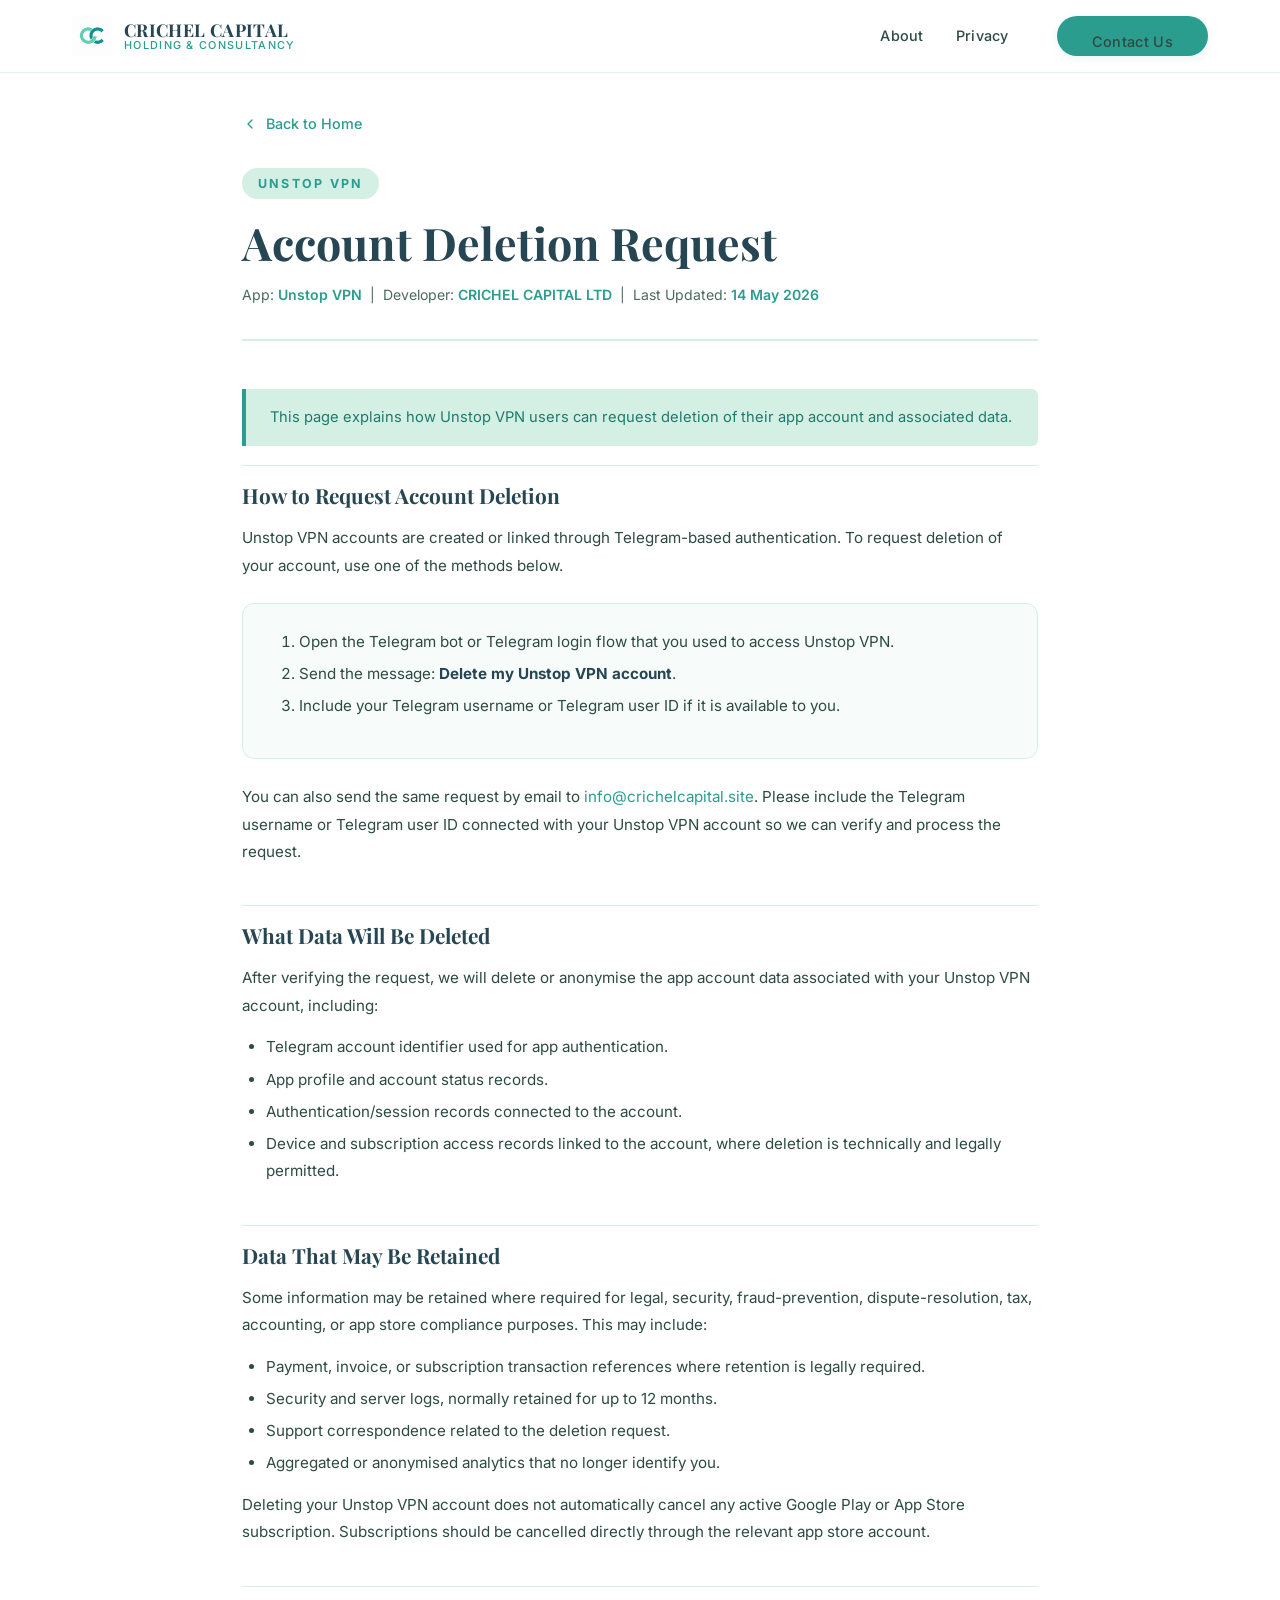
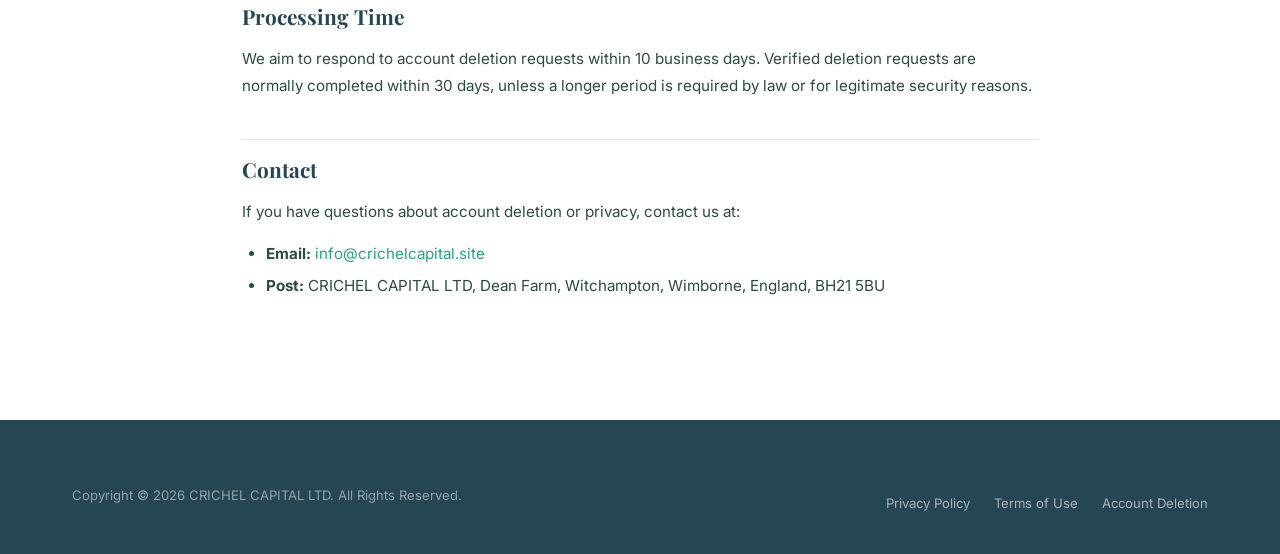
<file: account-deletion.html>
<!DOCTYPE html>
<html lang="en">
<head>
  <meta charset="UTF-8" />
  <meta name="viewport" content="width=device-width, initial-scale=1.0" />
  <title>Unstop VPN Account Deletion | CRICHEL CAPITAL LTD</title>
  <meta name="description" content="Instructions for requesting deletion of your Unstop VPN account and associated app data." />
  <meta name="robots" content="index, follow" />
  <link rel="icon" type="image/png" href="assets/images/favicon.png" />
  <link rel="preconnect" href="https://fonts.googleapis.com" />
  <link rel="preconnect" href="https://fonts.gstatic.com" crossorigin />
  <link href="https://fonts.googleapis.com/css2?family=Playfair+Display:wght@400;600;700&family=Inter:wght@400;500;600;700&display=swap" rel="stylesheet" />
  <link rel="stylesheet" href="assets/css/style.css" />
  <style>
    .legal-page { padding: 7rem 0 5rem; }
    .legal-page .container { max-width: 860px; }
    .legal-header { margin-bottom: 3rem; padding-bottom: 2rem; border-bottom: 2px solid var(--color-mint-light); }
    .legal-header h1 { font-size: clamp(1.8rem, 4vw, 2.8rem); color: var(--color-slate); margin-bottom: 0.75rem; }
    .legal-header .meta { font-size: 0.88rem; color: var(--color-text-muted); }
    .legal-header .meta span { color: var(--color-teal); font-weight: 600; }
    .legal-section { margin-bottom: 2.5rem; }
    .legal-section h2 { font-size: 1.3rem; color: var(--color-slate); margin-bottom: 1rem; padding-top: 1rem; border-top: 1px solid var(--color-mint-light); }
    .legal-section h3 { font-size: 1.05rem; color: var(--color-teal-dark); margin: 1.2rem 0 0.6rem; font-family: var(--font-body); font-weight: 600; }
    .legal-section p { font-size: 0.95rem; color: var(--color-text-body); line-height: 1.8; margin-bottom: 0.9rem; }
    .legal-section ul, .legal-section ol { padding-left: 1.5rem; margin-bottom: 0.9rem; }
    .legal-section li { font-size: 0.95rem; color: var(--color-text-body); line-height: 1.8; margin-bottom: 0.3rem; }
    .legal-section ul { list-style: disc; }
    .legal-section ol { list-style: decimal; }
    .legal-highlight { background: var(--color-mint-light); border-left: 4px solid var(--color-teal); border-radius: 0 var(--radius-sm) var(--radius-sm) 0; padding: 1rem 1.5rem; margin: 1.2rem 0; }
    .legal-highlight p { margin: 0; font-size: 0.92rem; color: var(--color-teal-dark); }
    .legal-back { display: inline-flex; align-items: center; gap: 0.5rem; color: var(--color-teal); font-size: 0.9rem; font-weight: 500; margin-bottom: 2rem; }
    .legal-back:hover { color: var(--color-teal-dark); }
    .legal-back svg { width: 16px; height: 16px; stroke: currentColor; fill: none; stroke-width: 2; stroke-linecap: round; stroke-linejoin: round; }
    .request-box { background: var(--color-bg-section); border: 1px solid var(--color-mint-light); border-radius: var(--radius-md); padding: 1.5rem 2rem; margin: 1.5rem 0; }
    .request-box strong { color: var(--color-slate); }
  </style>
</head>
<body>
  <nav id="navbar" role="navigation" aria-label="Main navigation">
    <div class="container">
      <div class="nav-inner">
        <a href="index.html" class="nav-logo" aria-label="CRICHEL CAPITAL LTD home">
          <img src="assets/images/favicon.png" alt="Crichel Capital logo" class="nav-logo-img" />
          <div class="nav-logo-text">
            <span class="nav-logo-name">CRICHEL CAPITAL</span>
            <span class="nav-logo-tagline">Holding &amp; Consultancy</span>
          </div>
        </a>
        <ul class="nav-menu" role="list">
          <li><a href="index.html#about" class="nav-link">About</a></li>
          <li><a href="privacy-policy.html" class="nav-link">Privacy</a></li>
          <li><a href="index.html#contact" class="nav-link nav-cta btn btn-primary">Contact Us</a></li>
        </ul>
        <button class="hamburger" aria-label="Toggle navigation menu"><span></span><span></span><span></span></button>
      </div>
    </div>
  </nav>

  <main class="legal-page">
    <div class="container">
      <a href="index.html" class="legal-back">
        <svg viewBox="0 0 24 24"><polyline points="15 18 9 12 15 6"/></svg>
        Back to Home
      </a>

      <div class="legal-header">
        <span class="section-label">Unstop VPN</span>
        <h1>Account Deletion Request</h1>
        <p class="meta">
          App: <span>Unstop VPN</span> &nbsp;|&nbsp;
          Developer: <span>CRICHEL CAPITAL LTD</span> &nbsp;|&nbsp;
          Last Updated: <span>14 May 2026</span>
        </p>
      </div>

      <div class="legal-highlight">
        <p>This page explains how Unstop VPN users can request deletion of their app account and associated data.</p>
      </div>

      <div class="legal-section">
        <h2>How to Request Account Deletion</h2>
        <p>Unstop VPN accounts are created or linked through Telegram-based authentication. To request deletion of your account, use one of the methods below.</p>
        <div class="request-box">
          <ol>
            <li>Open the Telegram bot or Telegram login flow that you used to access Unstop VPN.</li>
            <li>Send the message: <strong>Delete my Unstop VPN account</strong>.</li>
            <li>Include your Telegram username or Telegram user ID if it is available to you.</li>
          </ol>
        </div>
        <p>You can also send the same request by email to <a href="mailto:info@crichelcapital.site">info@crichelcapital.site</a>. Please include the Telegram username or Telegram user ID connected with your Unstop VPN account so we can verify and process the request.</p>
      </div>

      <div class="legal-section">
        <h2>What Data Will Be Deleted</h2>
        <p>After verifying the request, we will delete or anonymise the app account data associated with your Unstop VPN account, including:</p>
        <ul>
          <li>Telegram account identifier used for app authentication.</li>
          <li>App profile and account status records.</li>
          <li>Authentication/session records connected to the account.</li>
          <li>Device and subscription access records linked to the account, where deletion is technically and legally permitted.</li>
        </ul>
      </div>

      <div class="legal-section">
        <h2>Data That May Be Retained</h2>
        <p>Some information may be retained where required for legal, security, fraud-prevention, dispute-resolution, tax, accounting, or app store compliance purposes. This may include:</p>
        <ul>
          <li>Payment, invoice, or subscription transaction references where retention is legally required.</li>
          <li>Security and server logs, normally retained for up to 12 months.</li>
          <li>Support correspondence related to the deletion request.</li>
          <li>Aggregated or anonymised analytics that no longer identify you.</li>
        </ul>
        <p>Deleting your Unstop VPN account does not automatically cancel any active Google Play or App Store subscription. Subscriptions should be cancelled directly through the relevant app store account.</p>
      </div>

      <div class="legal-section">
        <h2>Processing Time</h2>
        <p>We aim to respond to account deletion requests within 10 business days. Verified deletion requests are normally completed within 30 days, unless a longer period is required by law or for legitimate security reasons.</p>
      </div>

      <div class="legal-section">
        <h2>Contact</h2>
        <p>If you have questions about account deletion or privacy, contact us at:</p>
        <ul>
          <li><strong>Email:</strong> <a href="mailto:info@crichelcapital.site">info@crichelcapital.site</a></li>
          <li><strong>Post:</strong> CRICHEL CAPITAL LTD, Dean Farm, Witchampton, Wimborne, England, BH21 5BU</li>
        </ul>
      </div>
    </div>
  </main>

  <footer id="footer" role="contentinfo">
    <div class="container">
      <div class="footer-bottom">
        <p class="footer-copy">
          Copyright &copy; <span id="current-year">2026</span> CRICHEL CAPITAL LTD. All Rights Reserved.
        </p>
        <div class="footer-legal">
          <a href="privacy-policy.html" target="_blank" rel="noopener noreferrer">Privacy Policy</a>
          <a href="terms-of-use.html" target="_blank" rel="noopener noreferrer">Terms of Use</a>
          <a href="account-deletion.html" target="_blank" rel="noopener noreferrer">Account Deletion</a>
        </div>
      </div>
    </div>
  </footer>

  <script src="assets/js/main.js" defer></script>
</body>
</html>
</file>
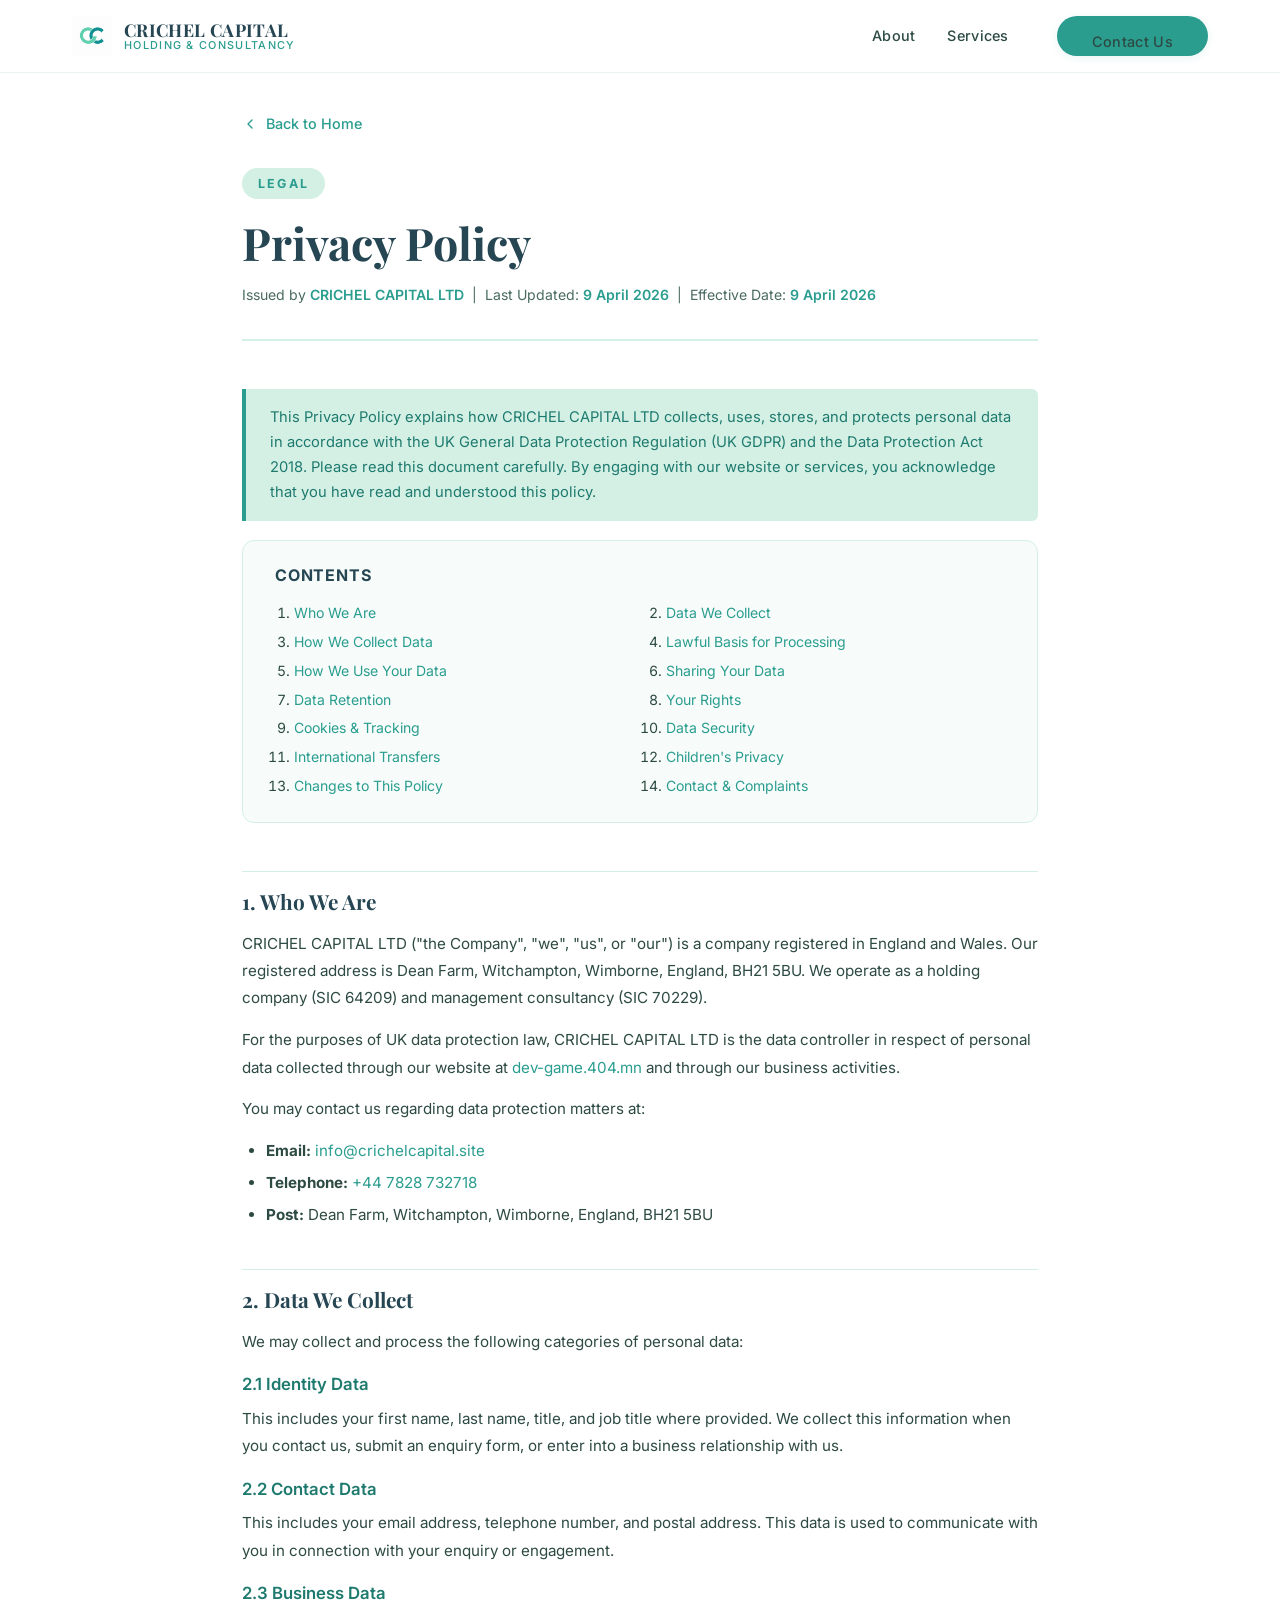
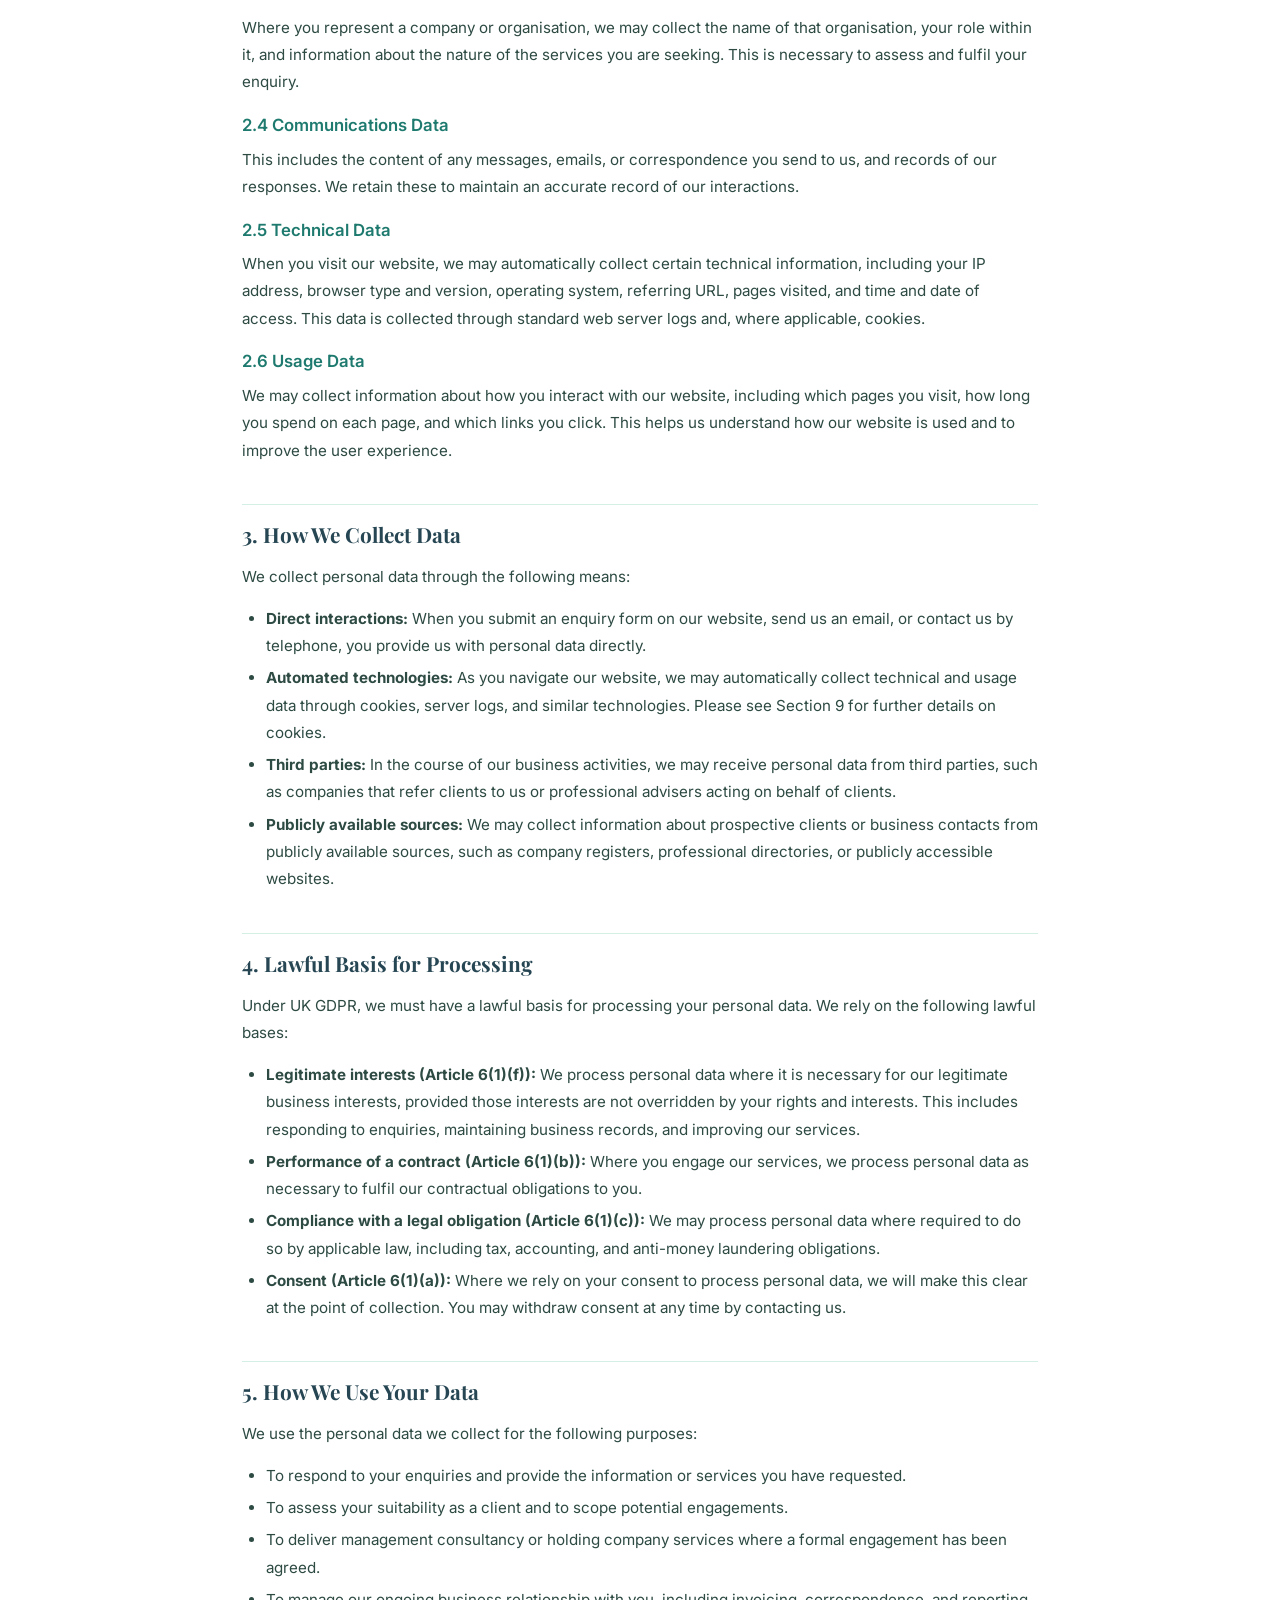
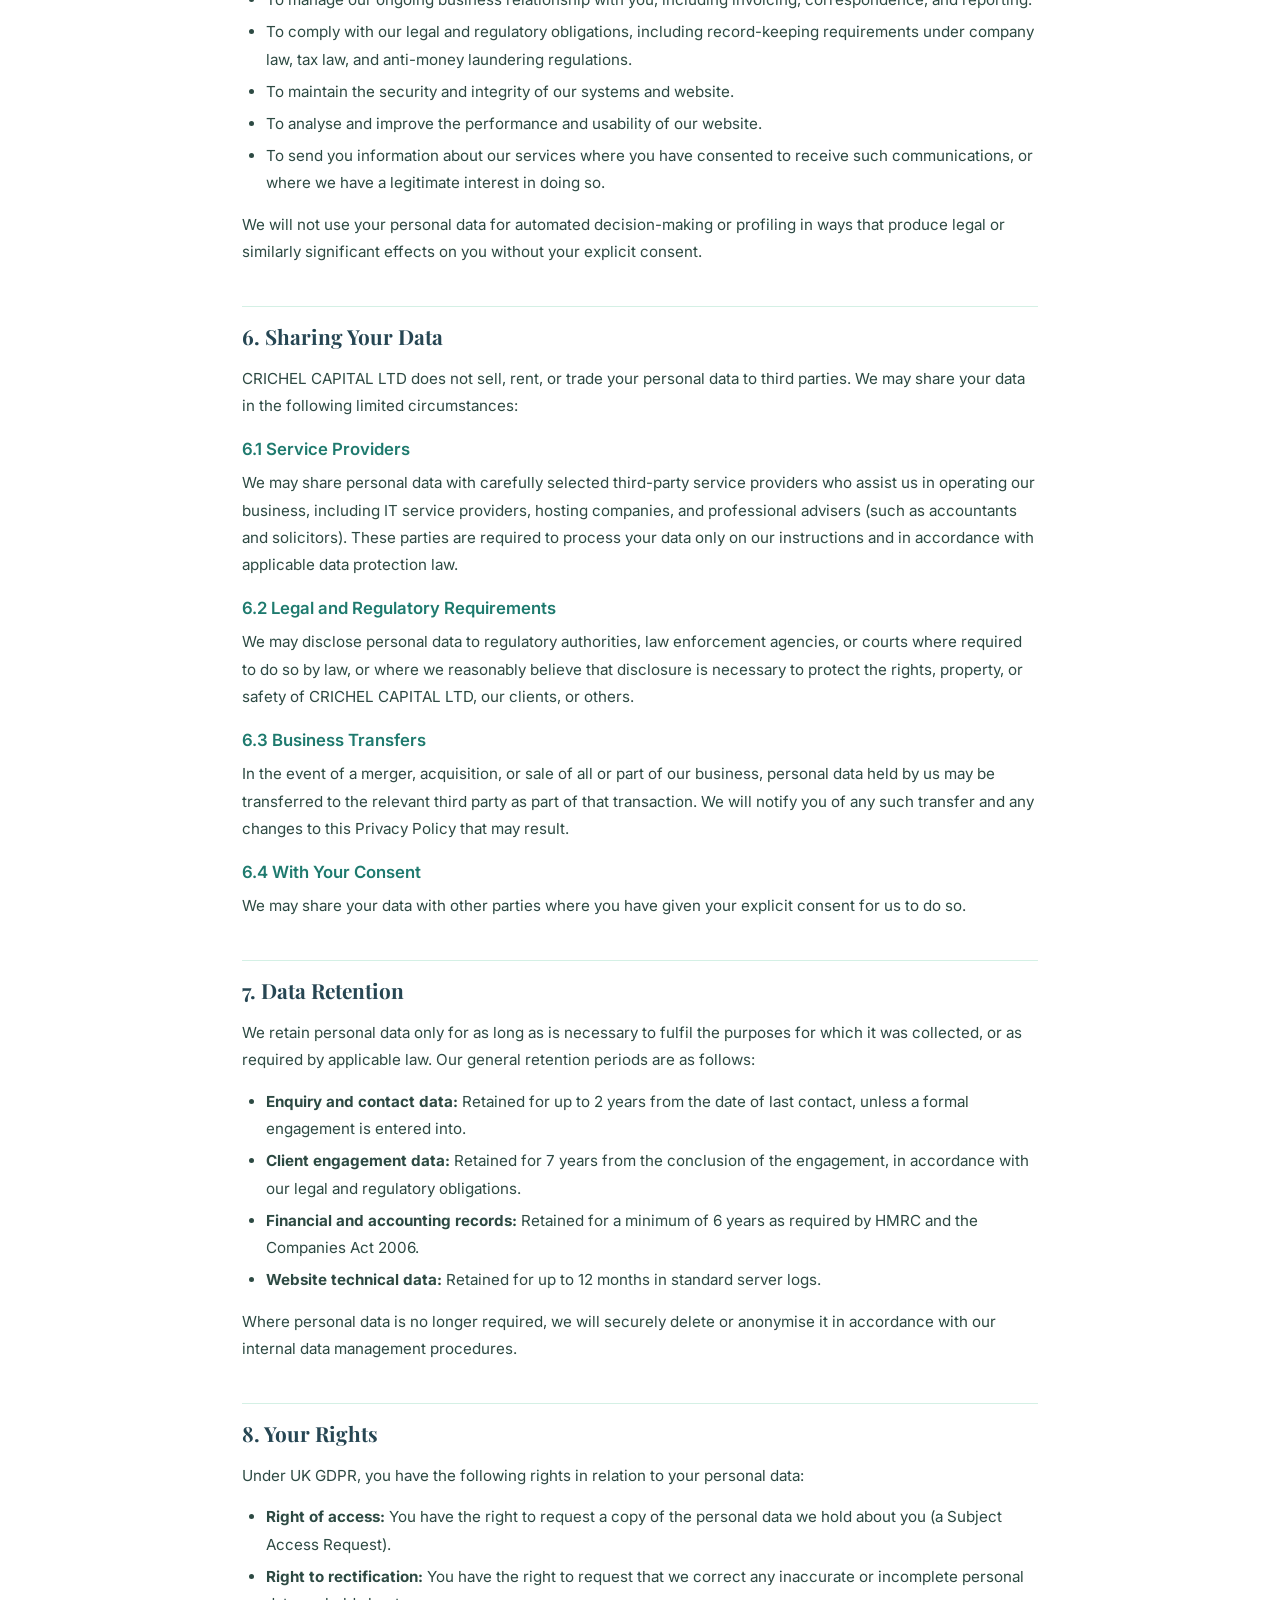
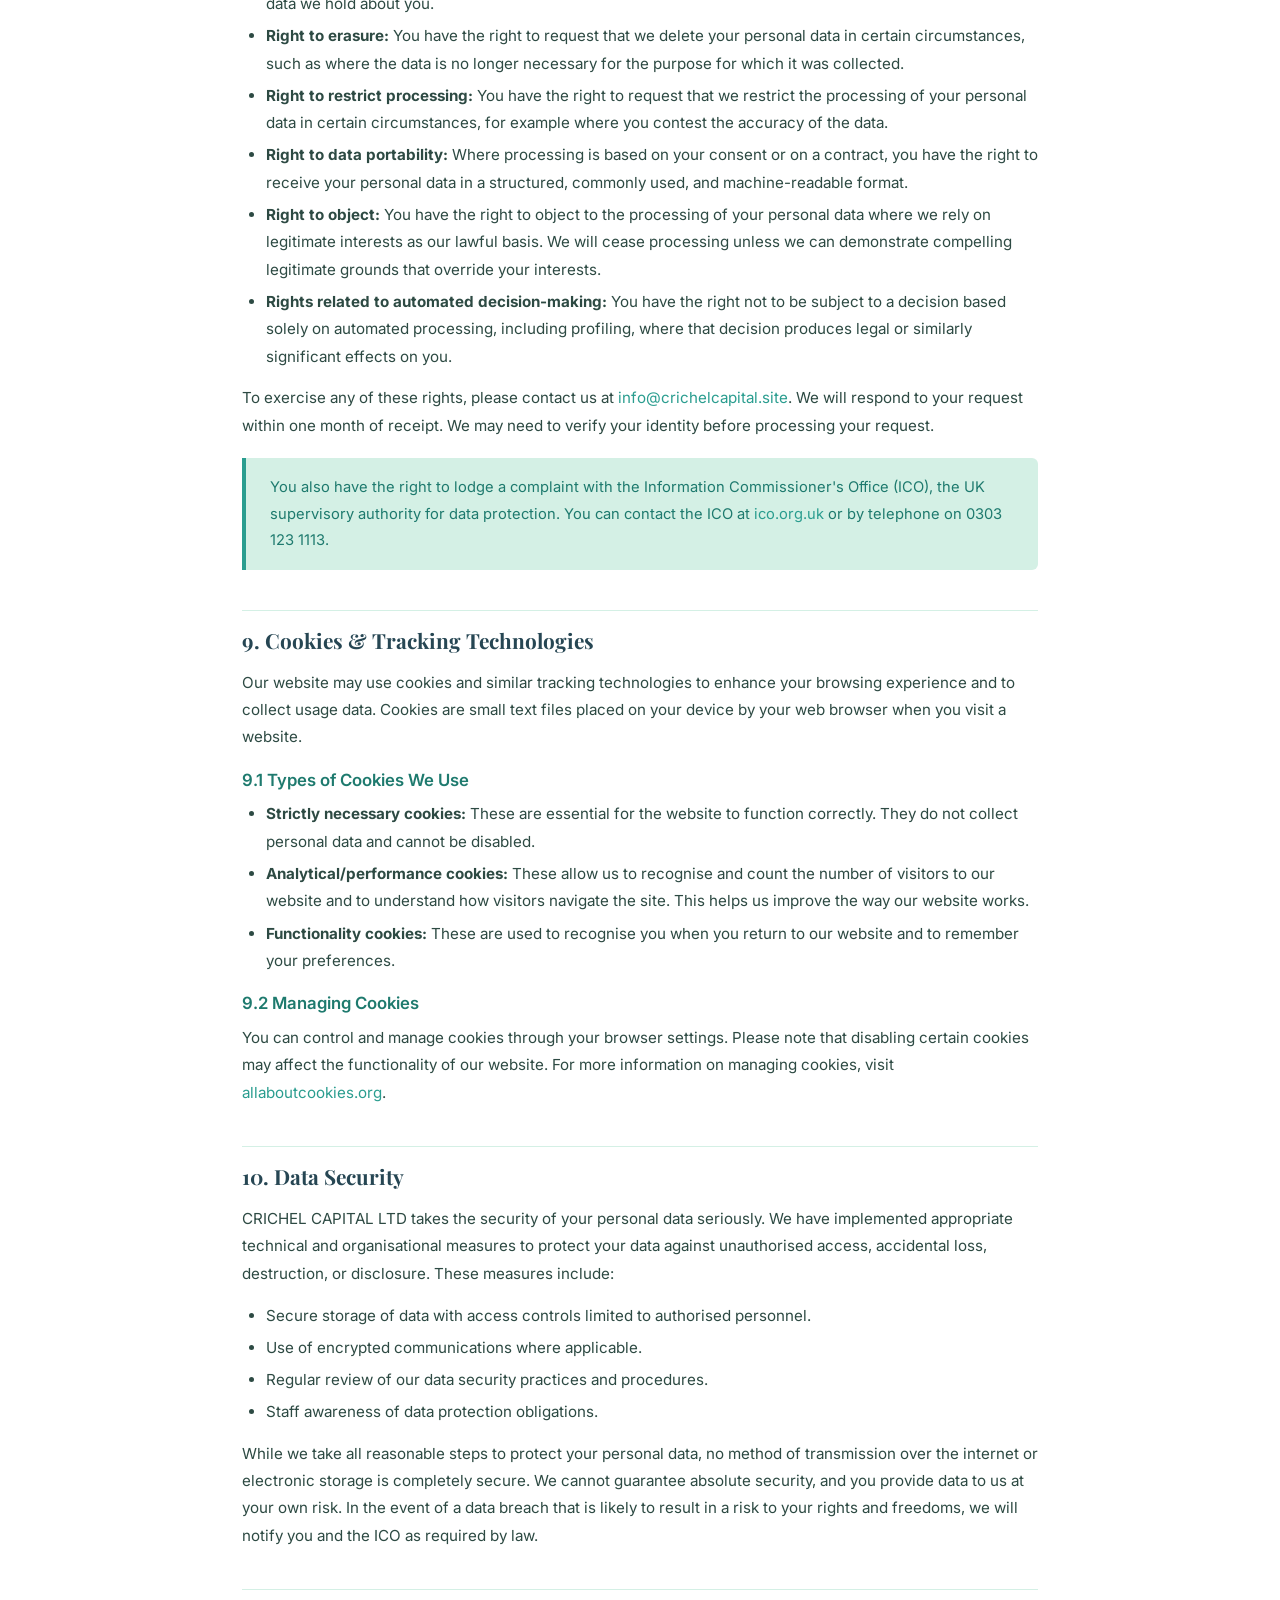
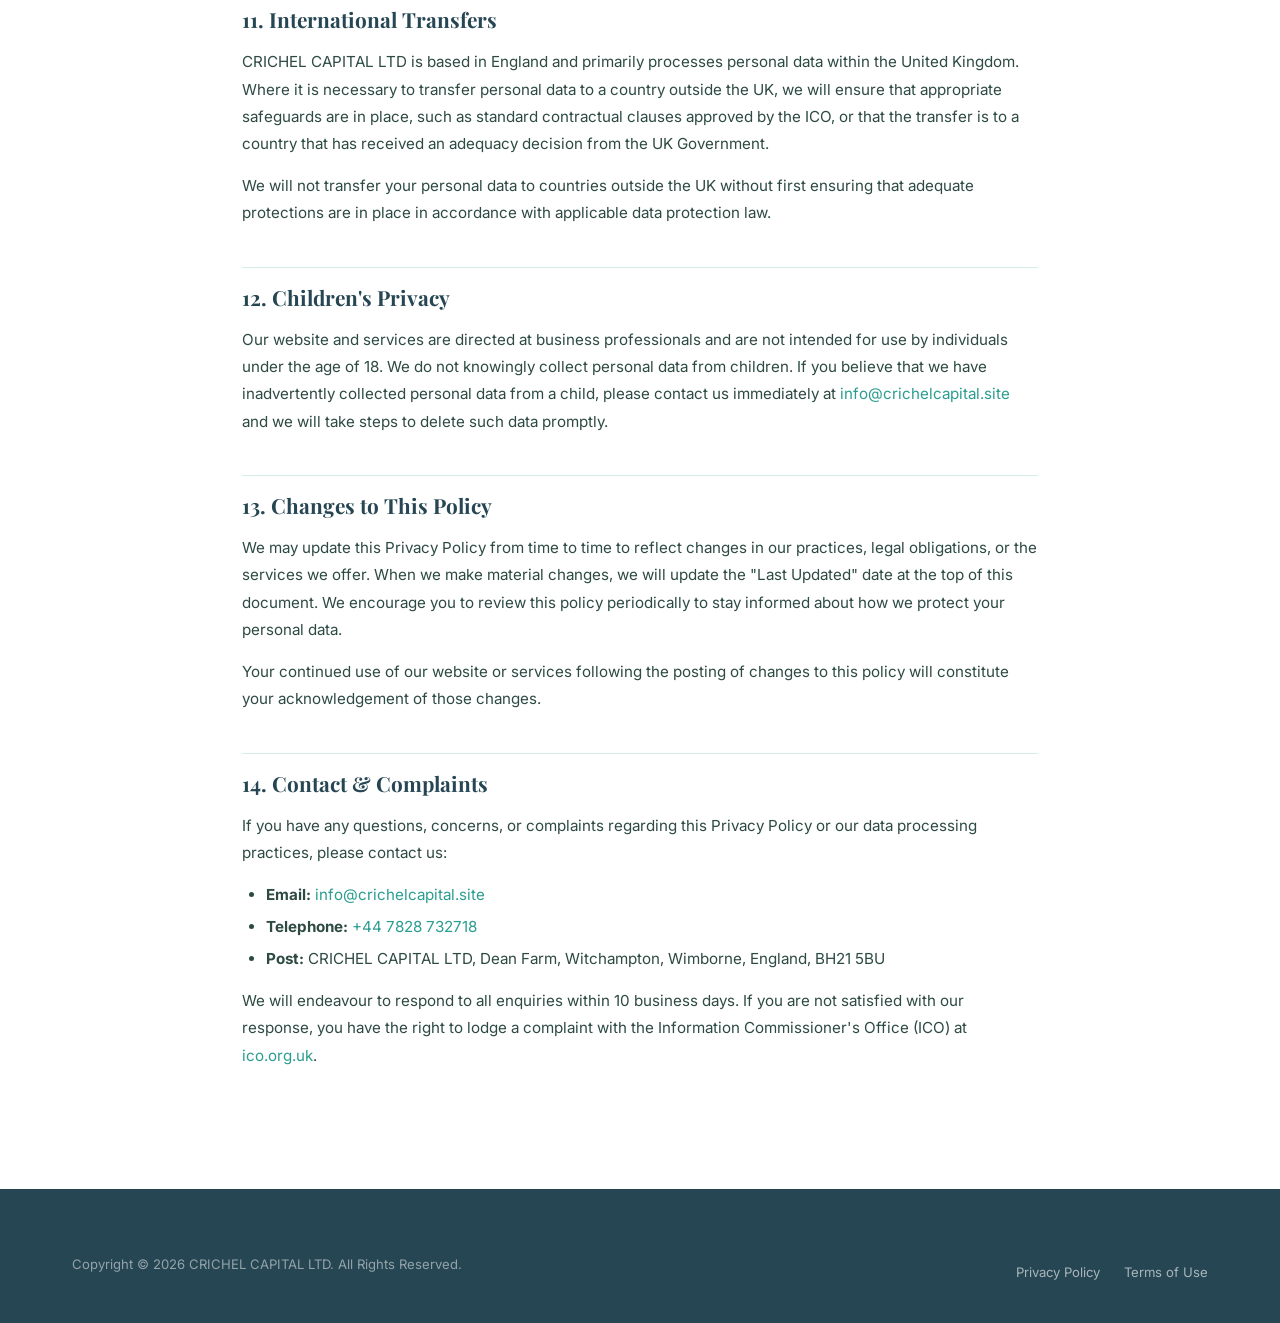
<file: privacy-policy.html>
<!DOCTYPE html>
<html lang="en">
<head>
  <meta charset="UTF-8" />
  <meta name="viewport" content="width=device-width, initial-scale=1.0" />
  <title>Privacy Policy | CRICHEL CAPITAL LTD</title>
  <meta name="description" content="Privacy Policy for CRICHEL CAPITAL LTD — how we collect, use, and protect your personal data in accordance with UK GDPR and the Data Protection Act 2018." />
  <meta name="robots" content="noindex, follow" />
  <link rel="icon" type="image/png" href="assets/images/favicon.png" />
  <link rel="preconnect" href="https://fonts.googleapis.com" />
  <link rel="preconnect" href="https://fonts.gstatic.com" crossorigin />
  <link href="https://fonts.googleapis.com/css2?family=Playfair+Display:wght@400;600;700&family=Inter:wght@400;500;600;700&display=swap" rel="stylesheet" />
  <link rel="stylesheet" href="assets/css/style.css" />
  <style>
    .legal-page { padding: 7rem 0 5rem; }
    .legal-page .container { max-width: 860px; }
    .legal-header { margin-bottom: 3rem; padding-bottom: 2rem; border-bottom: 2px solid var(--color-mint-light); }
    .legal-header h1 { font-size: clamp(1.8rem, 4vw, 2.8rem); color: var(--color-slate); margin-bottom: 0.75rem; }
    .legal-header .meta { font-size: 0.88rem; color: var(--color-text-muted); }
    .legal-header .meta span { color: var(--color-teal); font-weight: 600; }
    .legal-toc { background: var(--color-bg-section); border: 1px solid var(--color-mint-light); border-radius: var(--radius-md); padding: 1.5rem 2rem; margin-bottom: 3rem; }
    .legal-toc h2 { font-size: 1rem; font-family: var(--font-body); font-weight: 700; color: var(--color-slate); margin-bottom: 1rem; letter-spacing: 0.05em; text-transform: uppercase; }
    .legal-toc ol { padding-left: 1.2rem; display: grid; grid-template-columns: 1fr 1fr; gap: 0.3rem 2rem; }
    .legal-toc ol li { font-size: 0.88rem; }
    .legal-toc ol li a { color: var(--color-teal); }
    .legal-toc ol li a:hover { color: var(--color-teal-dark); text-decoration: underline; }
    .legal-section { margin-bottom: 2.5rem; }
    .legal-section h2 { font-size: 1.3rem; color: var(--color-slate); margin-bottom: 1rem; padding-top: 1rem; border-top: 1px solid var(--color-mint-light); }
    .legal-section h3 { font-size: 1.05rem; color: var(--color-teal-dark); margin: 1.2rem 0 0.6rem; font-family: var(--font-body); font-weight: 600; }
    .legal-section p { font-size: 0.95rem; color: var(--color-text-body); line-height: 1.8; margin-bottom: 0.9rem; }
    .legal-section ul, .legal-section ol { padding-left: 1.5rem; margin-bottom: 0.9rem; }
    .legal-section ul li, .legal-section ol li { font-size: 0.95rem; color: var(--color-text-body); line-height: 1.8; margin-bottom: 0.3rem; }
    .legal-section ul { list-style: disc; }
    .legal-section ol { list-style: decimal; }
    .legal-highlight { background: var(--color-mint-light); border-left: 4px solid var(--color-teal); border-radius: 0 var(--radius-sm) var(--radius-sm) 0; padding: 1rem 1.5rem; margin: 1.2rem 0; }
    .legal-highlight p { margin: 0; font-size: 0.92rem; color: var(--color-teal-dark); }
    .legal-back { display: inline-flex; align-items: center; gap: 0.5rem; color: var(--color-teal); font-size: 0.9rem; font-weight: 500; margin-bottom: 2rem; }
    .legal-back:hover { color: var(--color-teal-dark); }
    .legal-back svg { width: 16px; height: 16px; stroke: currentColor; fill: none; stroke-width: 2; stroke-linecap: round; stroke-linejoin: round; }
    @media (max-width: 600px) { .legal-toc ol { grid-template-columns: 1fr; } }
  </style>
</head>
<body>
  <!-- Minimal nav -->
  <nav id="navbar" role="navigation" aria-label="Main navigation">
    <div class="container">
      <div class="nav-inner">
        <a href="index.html" class="nav-logo" aria-label="CRICHEL CAPITAL LTD home">
          <img src="assets/images/favicon.png" alt="Crichel Capital logo" class="nav-logo-img" />
          <div class="nav-logo-text">
            <span class="nav-logo-name">CRICHEL CAPITAL</span>
            <span class="nav-logo-tagline">Holding &amp; Consultancy</span>
          </div>
        </a>
        <ul class="nav-menu" role="list">
          <li><a href="index.html#about"     class="nav-link">About</a></li>
          <li><a href="index.html#services"  class="nav-link">Services</a></li>
          <li><a href="index.html#contact"   class="nav-link nav-cta btn btn-primary">Contact Us</a></li>
        </ul>
        <button class="hamburger" aria-label="Toggle navigation menu"><span></span><span></span><span></span></button>
      </div>
    </div>
  </nav>

  <main class="legal-page">
    <div class="container">
      <a href="index.html" class="legal-back">
        <svg viewBox="0 0 24 24"><polyline points="15 18 9 12 15 6"/></svg>
        Back to Home
      </a>

      <div class="legal-header">
        <span class="section-label">Legal</span>
        <h1>Privacy Policy</h1>
        <p class="meta">
          Issued by <span>CRICHEL CAPITAL LTD</span> &nbsp;|&nbsp;
          Last Updated: <span>9 April 2026</span> &nbsp;|&nbsp;
          Effective Date: <span>9 April 2026</span>
        </p>
      </div>

      <div class="legal-highlight">
        <p>This Privacy Policy explains how CRICHEL CAPITAL LTD collects, uses, stores, and protects personal data in accordance with the UK General Data Protection Regulation (UK GDPR) and the Data Protection Act 2018. Please read this document carefully. By engaging with our website or services, you acknowledge that you have read and understood this policy.</p>
      </div>

      <nav class="legal-toc" aria-label="Table of contents">
        <h2>Contents</h2>
        <ol>
          <li><a href="#pp-who-we-are">Who We Are</a></li>
          <li><a href="#pp-data-collected">Data We Collect</a></li>
          <li><a href="#pp-how-collected">How We Collect Data</a></li>
          <li><a href="#pp-lawful-basis">Lawful Basis for Processing</a></li>
          <li><a href="#pp-how-we-use">How We Use Your Data</a></li>
          <li><a href="#pp-sharing">Sharing Your Data</a></li>
          <li><a href="#pp-retention">Data Retention</a></li>
          <li><a href="#pp-your-rights">Your Rights</a></li>
          <li><a href="#pp-cookies">Cookies &amp; Tracking</a></li>
          <li><a href="#pp-security">Data Security</a></li>
          <li><a href="#pp-international">International Transfers</a></li>
          <li><a href="#pp-children">Children's Privacy</a></li>
          <li><a href="#pp-changes">Changes to This Policy</a></li>
          <li><a href="#pp-contact">Contact &amp; Complaints</a></li>
        </ol>
      </nav>

      <!-- 1 -->
      <div class="legal-section" id="pp-who-we-are">
        <h2>1. Who We Are</h2>
        <p>CRICHEL CAPITAL LTD ("the Company", "we", "us", or "our") is a company registered in England and Wales. Our registered address is Dean Farm, Witchampton, Wimborne, England, BH21 5BU. We operate as a holding company (SIC 64209) and management consultancy (SIC 70229).</p>
        <p>For the purposes of UK data protection law, CRICHEL CAPITAL LTD is the data controller in respect of personal data collected through our website at <a href="https://dev-game.404.mn">dev-game.404.mn</a> and through our business activities.</p>
        <p>You may contact us regarding data protection matters at:</p>
        <ul>
          <li><strong>Email:</strong> <a href="mailto:info@crichelcapital.site">info@crichelcapital.site</a></li>
          <li><strong>Telephone:</strong> <a href="tel:+447828732718">+44 7828 732718</a></li>
          <li><strong>Post:</strong> Dean Farm, Witchampton, Wimborne, England, BH21 5BU</li>
        </ul>
      </div>

      <!-- 2 -->
      <div class="legal-section" id="pp-data-collected">
        <h2>2. Data We Collect</h2>
        <p>We may collect and process the following categories of personal data:</p>
        <h3>2.1 Identity Data</h3>
        <p>This includes your first name, last name, title, and job title where provided. We collect this information when you contact us, submit an enquiry form, or enter into a business relationship with us.</p>
        <h3>2.2 Contact Data</h3>
        <p>This includes your email address, telephone number, and postal address. This data is used to communicate with you in connection with your enquiry or engagement.</p>
        <h3>2.3 Business Data</h3>
        <p>Where you represent a company or organisation, we may collect the name of that organisation, your role within it, and information about the nature of the services you are seeking. This is necessary to assess and fulfil your enquiry.</p>
        <h3>2.4 Communications Data</h3>
        <p>This includes the content of any messages, emails, or correspondence you send to us, and records of our responses. We retain these to maintain an accurate record of our interactions.</p>
        <h3>2.5 Technical Data</h3>
        <p>When you visit our website, we may automatically collect certain technical information, including your IP address, browser type and version, operating system, referring URL, pages visited, and time and date of access. This data is collected through standard web server logs and, where applicable, cookies.</p>
        <h3>2.6 Usage Data</h3>
        <p>We may collect information about how you interact with our website, including which pages you visit, how long you spend on each page, and which links you click. This helps us understand how our website is used and to improve the user experience.</p>
      </div>

      <!-- 3 -->
      <div class="legal-section" id="pp-how-collected">
        <h2>3. How We Collect Data</h2>
        <p>We collect personal data through the following means:</p>
        <ul>
          <li><strong>Direct interactions:</strong> When you submit an enquiry form on our website, send us an email, or contact us by telephone, you provide us with personal data directly.</li>
          <li><strong>Automated technologies:</strong> As you navigate our website, we may automatically collect technical and usage data through cookies, server logs, and similar technologies. Please see Section 9 for further details on cookies.</li>
          <li><strong>Third parties:</strong> In the course of our business activities, we may receive personal data from third parties, such as companies that refer clients to us or professional advisers acting on behalf of clients.</li>
          <li><strong>Publicly available sources:</strong> We may collect information about prospective clients or business contacts from publicly available sources, such as company registers, professional directories, or publicly accessible websites.</li>
        </ul>
      </div>

      <!-- 4 -->
      <div class="legal-section" id="pp-lawful-basis">
        <h2>4. Lawful Basis for Processing</h2>
        <p>Under UK GDPR, we must have a lawful basis for processing your personal data. We rely on the following lawful bases:</p>
        <ul>
          <li><strong>Legitimate interests (Article 6(1)(f)):</strong> We process personal data where it is necessary for our legitimate business interests, provided those interests are not overridden by your rights and interests. This includes responding to enquiries, maintaining business records, and improving our services.</li>
          <li><strong>Performance of a contract (Article 6(1)(b)):</strong> Where you engage our services, we process personal data as necessary to fulfil our contractual obligations to you.</li>
          <li><strong>Compliance with a legal obligation (Article 6(1)(c)):</strong> We may process personal data where required to do so by applicable law, including tax, accounting, and anti-money laundering obligations.</li>
          <li><strong>Consent (Article 6(1)(a)):</strong> Where we rely on your consent to process personal data, we will make this clear at the point of collection. You may withdraw consent at any time by contacting us.</li>
        </ul>
      </div>

      <!-- 5 -->
      <div class="legal-section" id="pp-how-we-use">
        <h2>5. How We Use Your Data</h2>
        <p>We use the personal data we collect for the following purposes:</p>
        <ul>
          <li>To respond to your enquiries and provide the information or services you have requested.</li>
          <li>To assess your suitability as a client and to scope potential engagements.</li>
          <li>To deliver management consultancy or holding company services where a formal engagement has been agreed.</li>
          <li>To manage our ongoing business relationship with you, including invoicing, correspondence, and reporting.</li>
          <li>To comply with our legal and regulatory obligations, including record-keeping requirements under company law, tax law, and anti-money laundering regulations.</li>
          <li>To maintain the security and integrity of our systems and website.</li>
          <li>To analyse and improve the performance and usability of our website.</li>
          <li>To send you information about our services where you have consented to receive such communications, or where we have a legitimate interest in doing so.</li>
        </ul>
        <p>We will not use your personal data for automated decision-making or profiling in ways that produce legal or similarly significant effects on you without your explicit consent.</p>
      </div>

      <!-- 6 -->
      <div class="legal-section" id="pp-sharing">
        <h2>6. Sharing Your Data</h2>
        <p>CRICHEL CAPITAL LTD does not sell, rent, or trade your personal data to third parties. We may share your data in the following limited circumstances:</p>
        <h3>6.1 Service Providers</h3>
        <p>We may share personal data with carefully selected third-party service providers who assist us in operating our business, including IT service providers, hosting companies, and professional advisers (such as accountants and solicitors). These parties are required to process your data only on our instructions and in accordance with applicable data protection law.</p>
        <h3>6.2 Legal and Regulatory Requirements</h3>
        <p>We may disclose personal data to regulatory authorities, law enforcement agencies, or courts where required to do so by law, or where we reasonably believe that disclosure is necessary to protect the rights, property, or safety of CRICHEL CAPITAL LTD, our clients, or others.</p>
        <h3>6.3 Business Transfers</h3>
        <p>In the event of a merger, acquisition, or sale of all or part of our business, personal data held by us may be transferred to the relevant third party as part of that transaction. We will notify you of any such transfer and any changes to this Privacy Policy that may result.</p>
        <h3>6.4 With Your Consent</h3>
        <p>We may share your data with other parties where you have given your explicit consent for us to do so.</p>
      </div>

      <!-- 7 -->
      <div class="legal-section" id="pp-retention">
        <h2>7. Data Retention</h2>
        <p>We retain personal data only for as long as is necessary to fulfil the purposes for which it was collected, or as required by applicable law. Our general retention periods are as follows:</p>
        <ul>
          <li><strong>Enquiry and contact data:</strong> Retained for up to 2 years from the date of last contact, unless a formal engagement is entered into.</li>
          <li><strong>Client engagement data:</strong> Retained for 7 years from the conclusion of the engagement, in accordance with our legal and regulatory obligations.</li>
          <li><strong>Financial and accounting records:</strong> Retained for a minimum of 6 years as required by HMRC and the Companies Act 2006.</li>
          <li><strong>Website technical data:</strong> Retained for up to 12 months in standard server logs.</li>
        </ul>
        <p>Where personal data is no longer required, we will securely delete or anonymise it in accordance with our internal data management procedures.</p>
      </div>

      <!-- 8 -->
      <div class="legal-section" id="pp-your-rights">
        <h2>8. Your Rights</h2>
        <p>Under UK GDPR, you have the following rights in relation to your personal data:</p>
        <ul>
          <li><strong>Right of access:</strong> You have the right to request a copy of the personal data we hold about you (a Subject Access Request).</li>
          <li><strong>Right to rectification:</strong> You have the right to request that we correct any inaccurate or incomplete personal data we hold about you.</li>
          <li><strong>Right to erasure:</strong> You have the right to request that we delete your personal data in certain circumstances, such as where the data is no longer necessary for the purpose for which it was collected.</li>
          <li><strong>Right to restrict processing:</strong> You have the right to request that we restrict the processing of your personal data in certain circumstances, for example where you contest the accuracy of the data.</li>
          <li><strong>Right to data portability:</strong> Where processing is based on your consent or on a contract, you have the right to receive your personal data in a structured, commonly used, and machine-readable format.</li>
          <li><strong>Right to object:</strong> You have the right to object to the processing of your personal data where we rely on legitimate interests as our lawful basis. We will cease processing unless we can demonstrate compelling legitimate grounds that override your interests.</li>
          <li><strong>Rights related to automated decision-making:</strong> You have the right not to be subject to a decision based solely on automated processing, including profiling, where that decision produces legal or similarly significant effects on you.</li>
        </ul>
        <p>To exercise any of these rights, please contact us at <a href="mailto:info@crichelcapital.site">info@crichelcapital.site</a>. We will respond to your request within one month of receipt. We may need to verify your identity before processing your request.</p>
        <div class="legal-highlight">
          <p>You also have the right to lodge a complaint with the Information Commissioner's Office (ICO), the UK supervisory authority for data protection. You can contact the ICO at <a href="https://ico.org.uk" target="_blank" rel="noopener noreferrer">ico.org.uk</a> or by telephone on 0303 123 1113.</p>
        </div>
      </div>

      <!-- 9 -->
      <div class="legal-section" id="pp-cookies">
        <h2>9. Cookies &amp; Tracking Technologies</h2>
        <p>Our website may use cookies and similar tracking technologies to enhance your browsing experience and to collect usage data. Cookies are small text files placed on your device by your web browser when you visit a website.</p>
        <h3>9.1 Types of Cookies We Use</h3>
        <ul>
          <li><strong>Strictly necessary cookies:</strong> These are essential for the website to function correctly. They do not collect personal data and cannot be disabled.</li>
          <li><strong>Analytical/performance cookies:</strong> These allow us to recognise and count the number of visitors to our website and to understand how visitors navigate the site. This helps us improve the way our website works.</li>
          <li><strong>Functionality cookies:</strong> These are used to recognise you when you return to our website and to remember your preferences.</li>
        </ul>
        <h3>9.2 Managing Cookies</h3>
        <p>You can control and manage cookies through your browser settings. Please note that disabling certain cookies may affect the functionality of our website. For more information on managing cookies, visit <a href="https://www.allaboutcookies.org" target="_blank" rel="noopener noreferrer">allaboutcookies.org</a>.</p>
      </div>

      <!-- 10 -->
      <div class="legal-section" id="pp-security">
        <h2>10. Data Security</h2>
        <p>CRICHEL CAPITAL LTD takes the security of your personal data seriously. We have implemented appropriate technical and organisational measures to protect your data against unauthorised access, accidental loss, destruction, or disclosure. These measures include:</p>
        <ul>
          <li>Secure storage of data with access controls limited to authorised personnel.</li>
          <li>Use of encrypted communications where applicable.</li>
          <li>Regular review of our data security practices and procedures.</li>
          <li>Staff awareness of data protection obligations.</li>
        </ul>
        <p>While we take all reasonable steps to protect your personal data, no method of transmission over the internet or electronic storage is completely secure. We cannot guarantee absolute security, and you provide data to us at your own risk. In the event of a data breach that is likely to result in a risk to your rights and freedoms, we will notify you and the ICO as required by law.</p>
      </div>

      <!-- 11 -->
      <div class="legal-section" id="pp-international">
        <h2>11. International Transfers</h2>
        <p>CRICHEL CAPITAL LTD is based in England and primarily processes personal data within the United Kingdom. Where it is necessary to transfer personal data to a country outside the UK, we will ensure that appropriate safeguards are in place, such as standard contractual clauses approved by the ICO, or that the transfer is to a country that has received an adequacy decision from the UK Government.</p>
        <p>We will not transfer your personal data to countries outside the UK without first ensuring that adequate protections are in place in accordance with applicable data protection law.</p>
      </div>

      <!-- 12 -->
      <div class="legal-section" id="pp-children">
        <h2>12. Children's Privacy</h2>
        <p>Our website and services are directed at business professionals and are not intended for use by individuals under the age of 18. We do not knowingly collect personal data from children. If you believe that we have inadvertently collected personal data from a child, please contact us immediately at <a href="mailto:info@crichelcapital.site">info@crichelcapital.site</a> and we will take steps to delete such data promptly.</p>
      </div>

      <!-- 13 -->
      <div class="legal-section" id="pp-changes">
        <h2>13. Changes to This Policy</h2>
        <p>We may update this Privacy Policy from time to time to reflect changes in our practices, legal obligations, or the services we offer. When we make material changes, we will update the "Last Updated" date at the top of this document. We encourage you to review this policy periodically to stay informed about how we protect your personal data.</p>
        <p>Your continued use of our website or services following the posting of changes to this policy will constitute your acknowledgement of those changes.</p>
      </div>

      <!-- 14 -->
      <div class="legal-section" id="pp-contact">
        <h2>14. Contact &amp; Complaints</h2>
        <p>If you have any questions, concerns, or complaints regarding this Privacy Policy or our data processing practices, please contact us:</p>
        <ul>
          <li><strong>Email:</strong> <a href="mailto:info@crichelcapital.site">info@crichelcapital.site</a></li>
          <li><strong>Telephone:</strong> <a href="tel:+447828732718">+44 7828 732718</a></li>
          <li><strong>Post:</strong> CRICHEL CAPITAL LTD, Dean Farm, Witchampton, Wimborne, England, BH21 5BU</li>
        </ul>
        <p>We will endeavour to respond to all enquiries within 10 business days. If you are not satisfied with our response, you have the right to lodge a complaint with the Information Commissioner's Office (ICO) at <a href="https://ico.org.uk" target="_blank" rel="noopener noreferrer">ico.org.uk</a>.</p>
      </div>

    </div>
  </main>

  <footer id="footer" role="contentinfo">
    <div class="container">
      <div class="footer-bottom">
        <p class="footer-copy">
          Copyright &copy; <span id="current-year">2026</span> CRICHEL CAPITAL LTD. All Rights Reserved.
        </p>
        <div class="footer-legal">
          <a href="privacy-policy.html" target="_blank" rel="noopener noreferrer">Privacy Policy</a>
          <a href="terms-of-use.html" target="_blank" rel="noopener noreferrer">Terms of Use</a>
        </div>
      </div>
    </div>
  </footer>

  <script src="assets/js/main.js" defer></script>
</body>
</html>
</file>
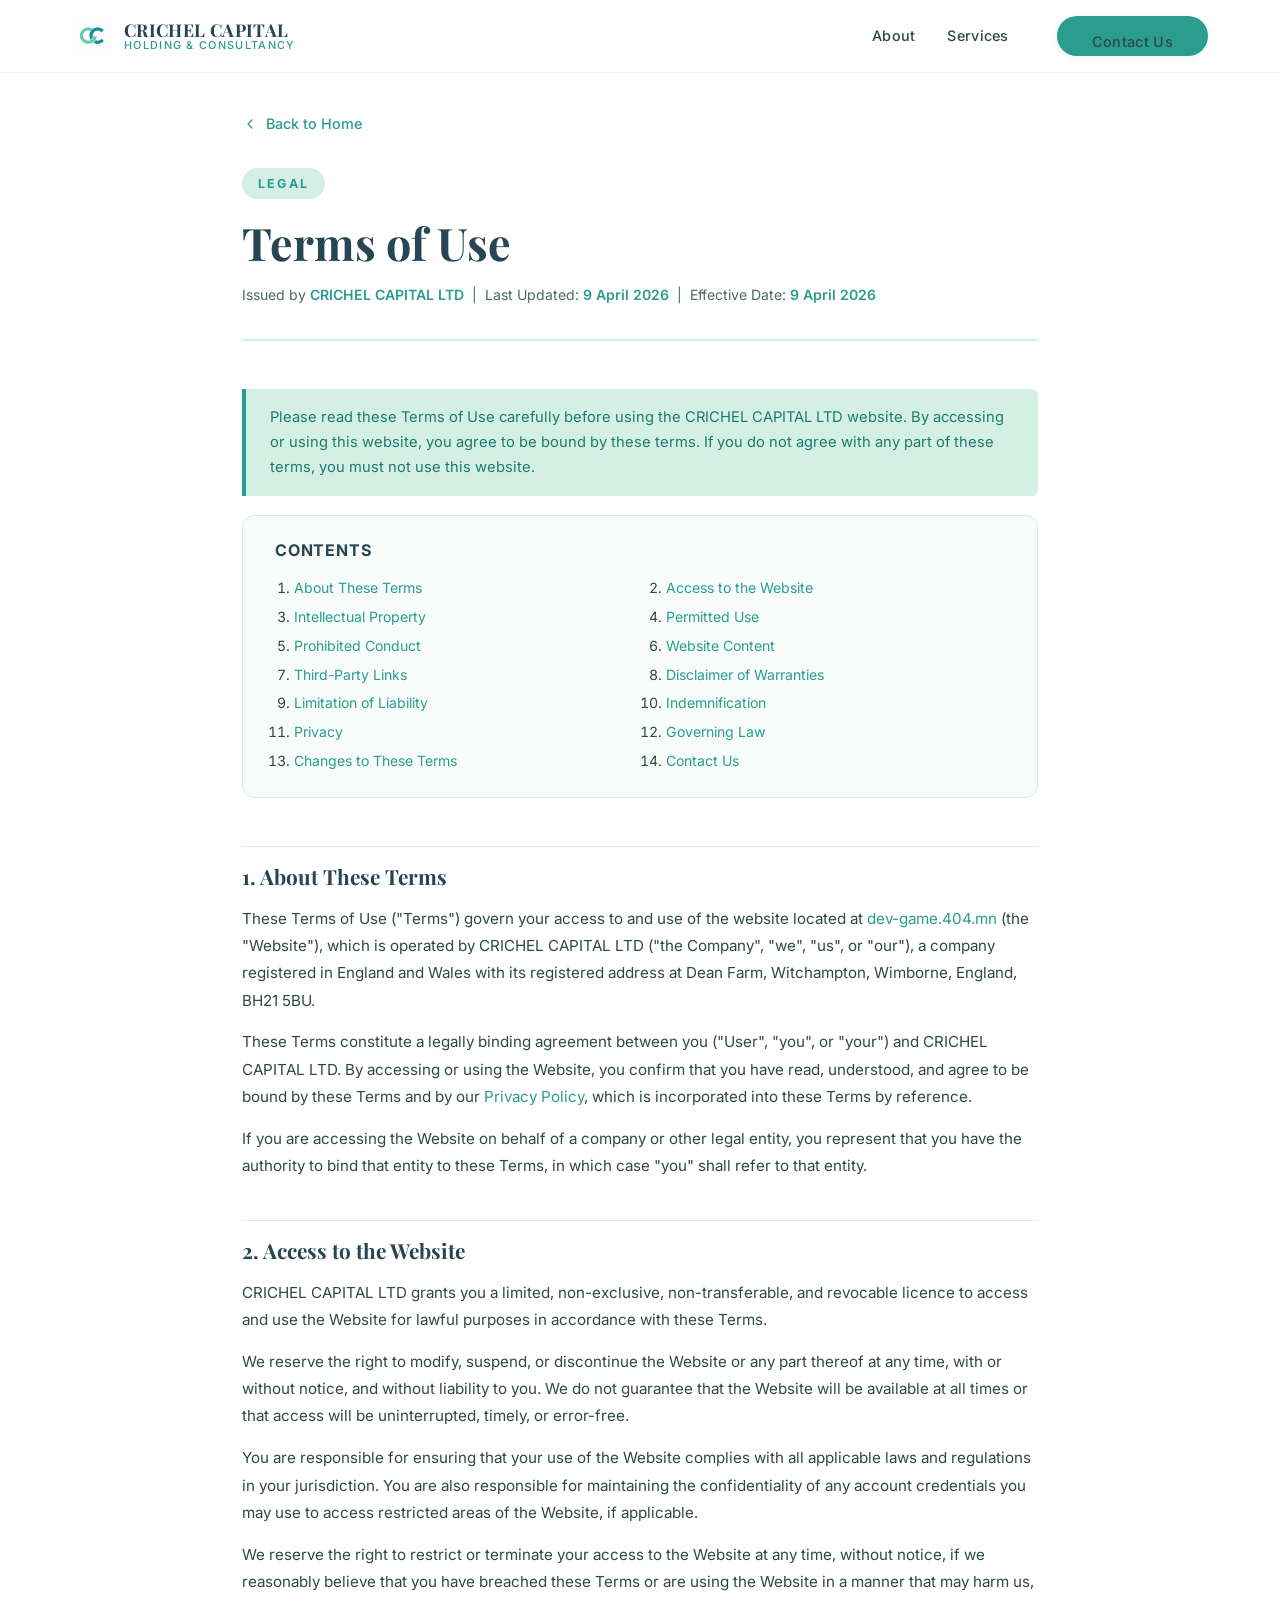
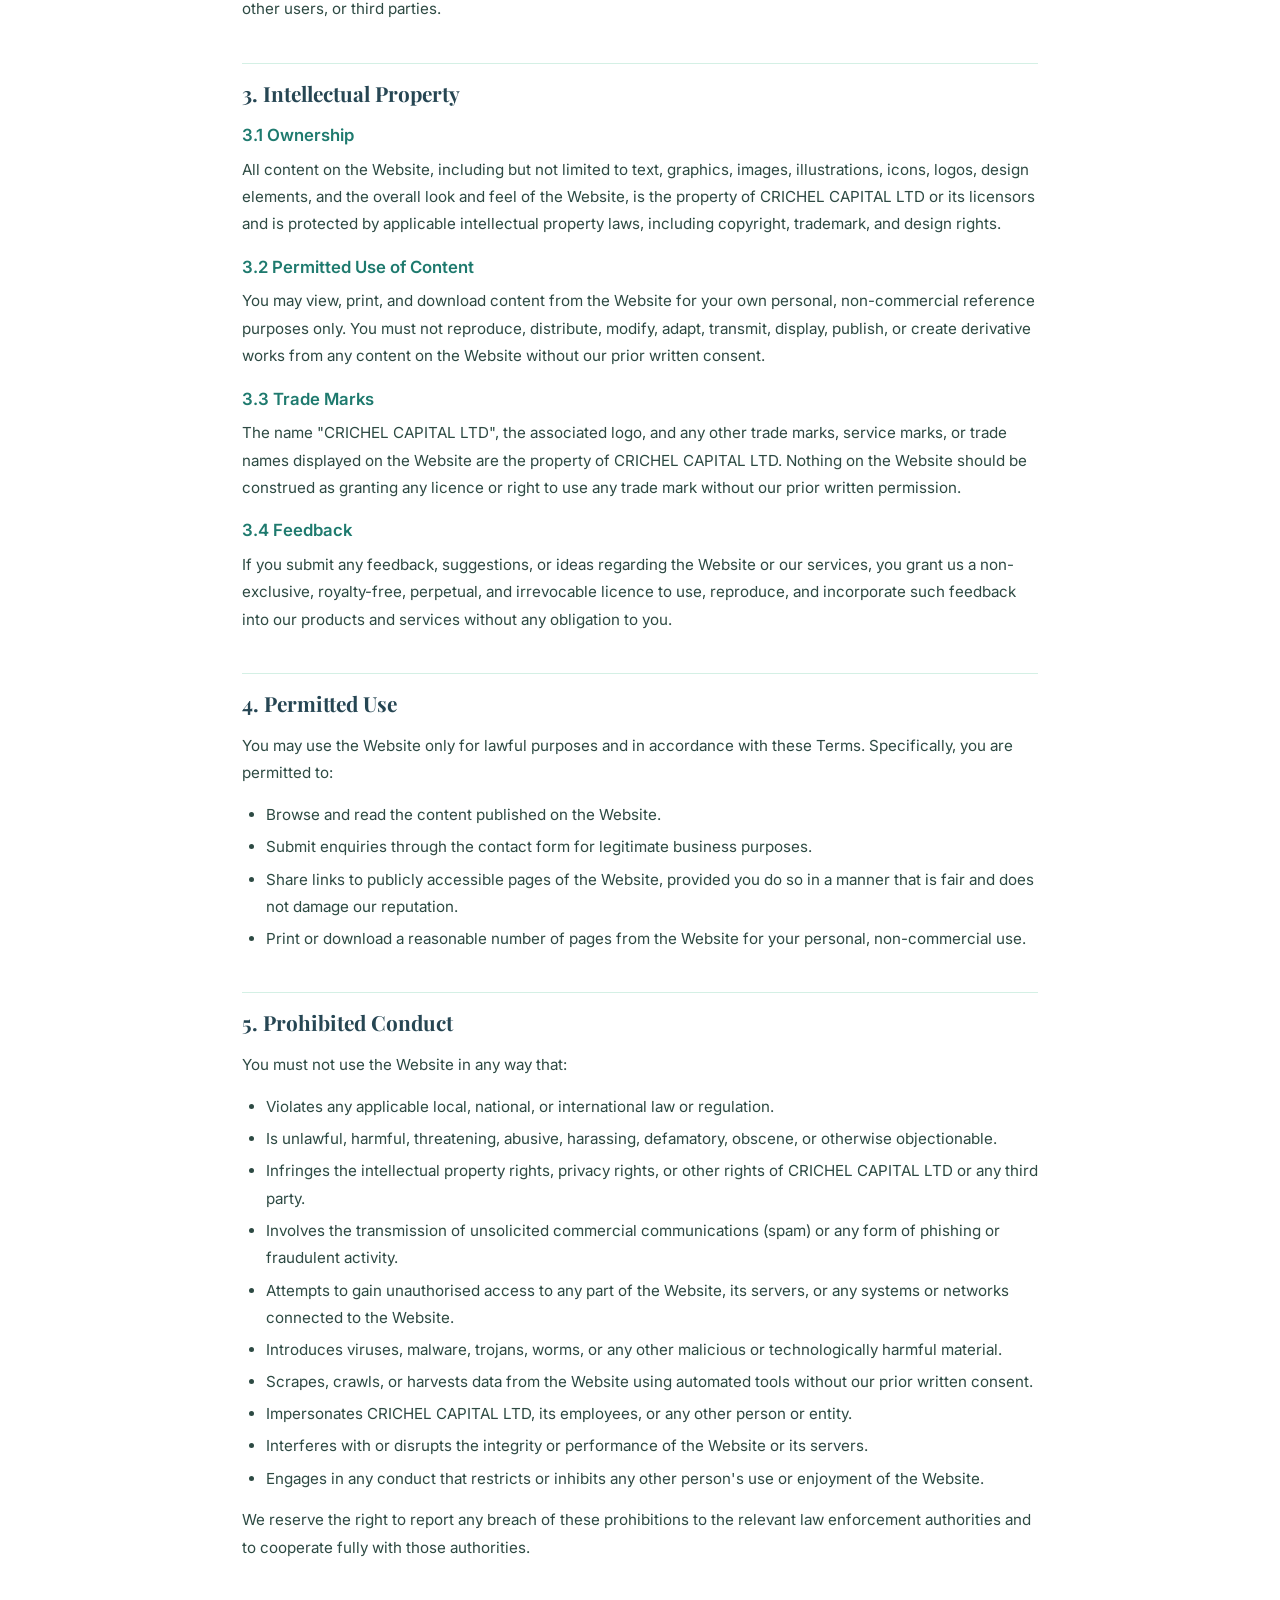
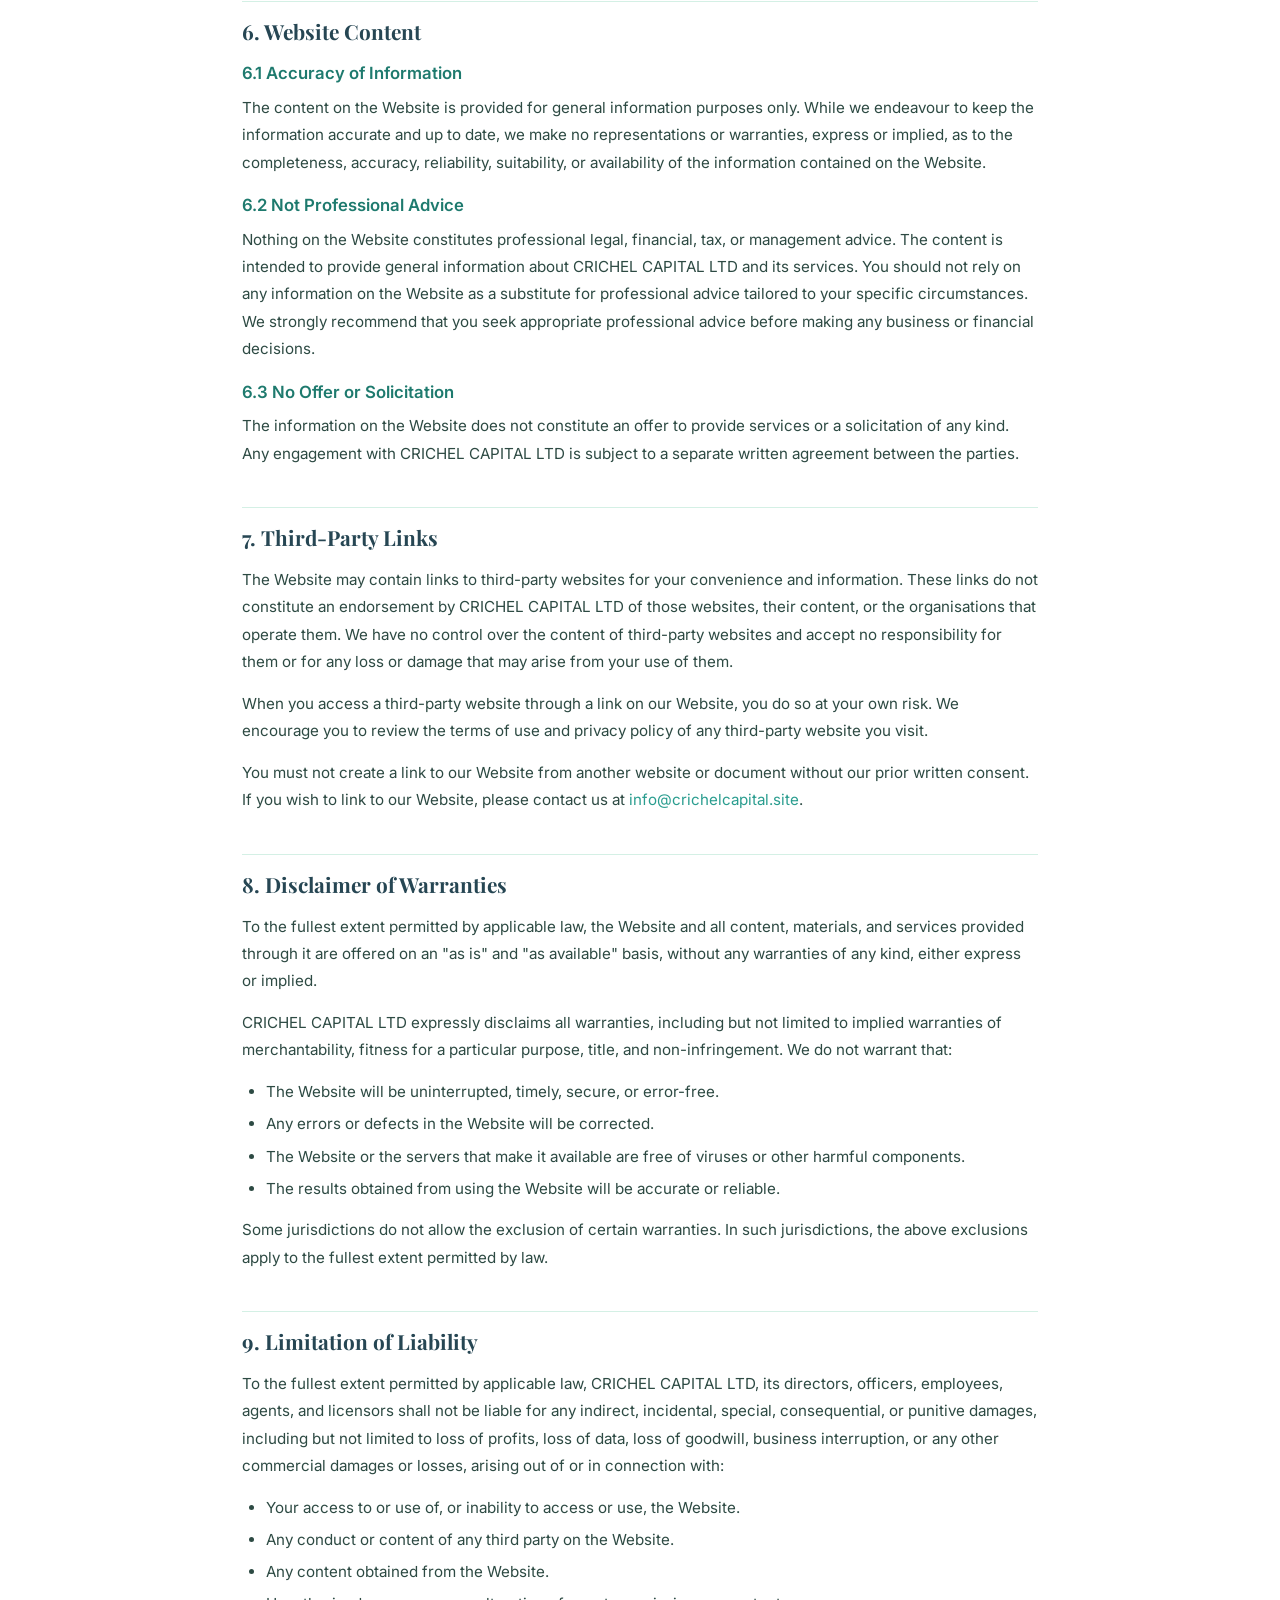
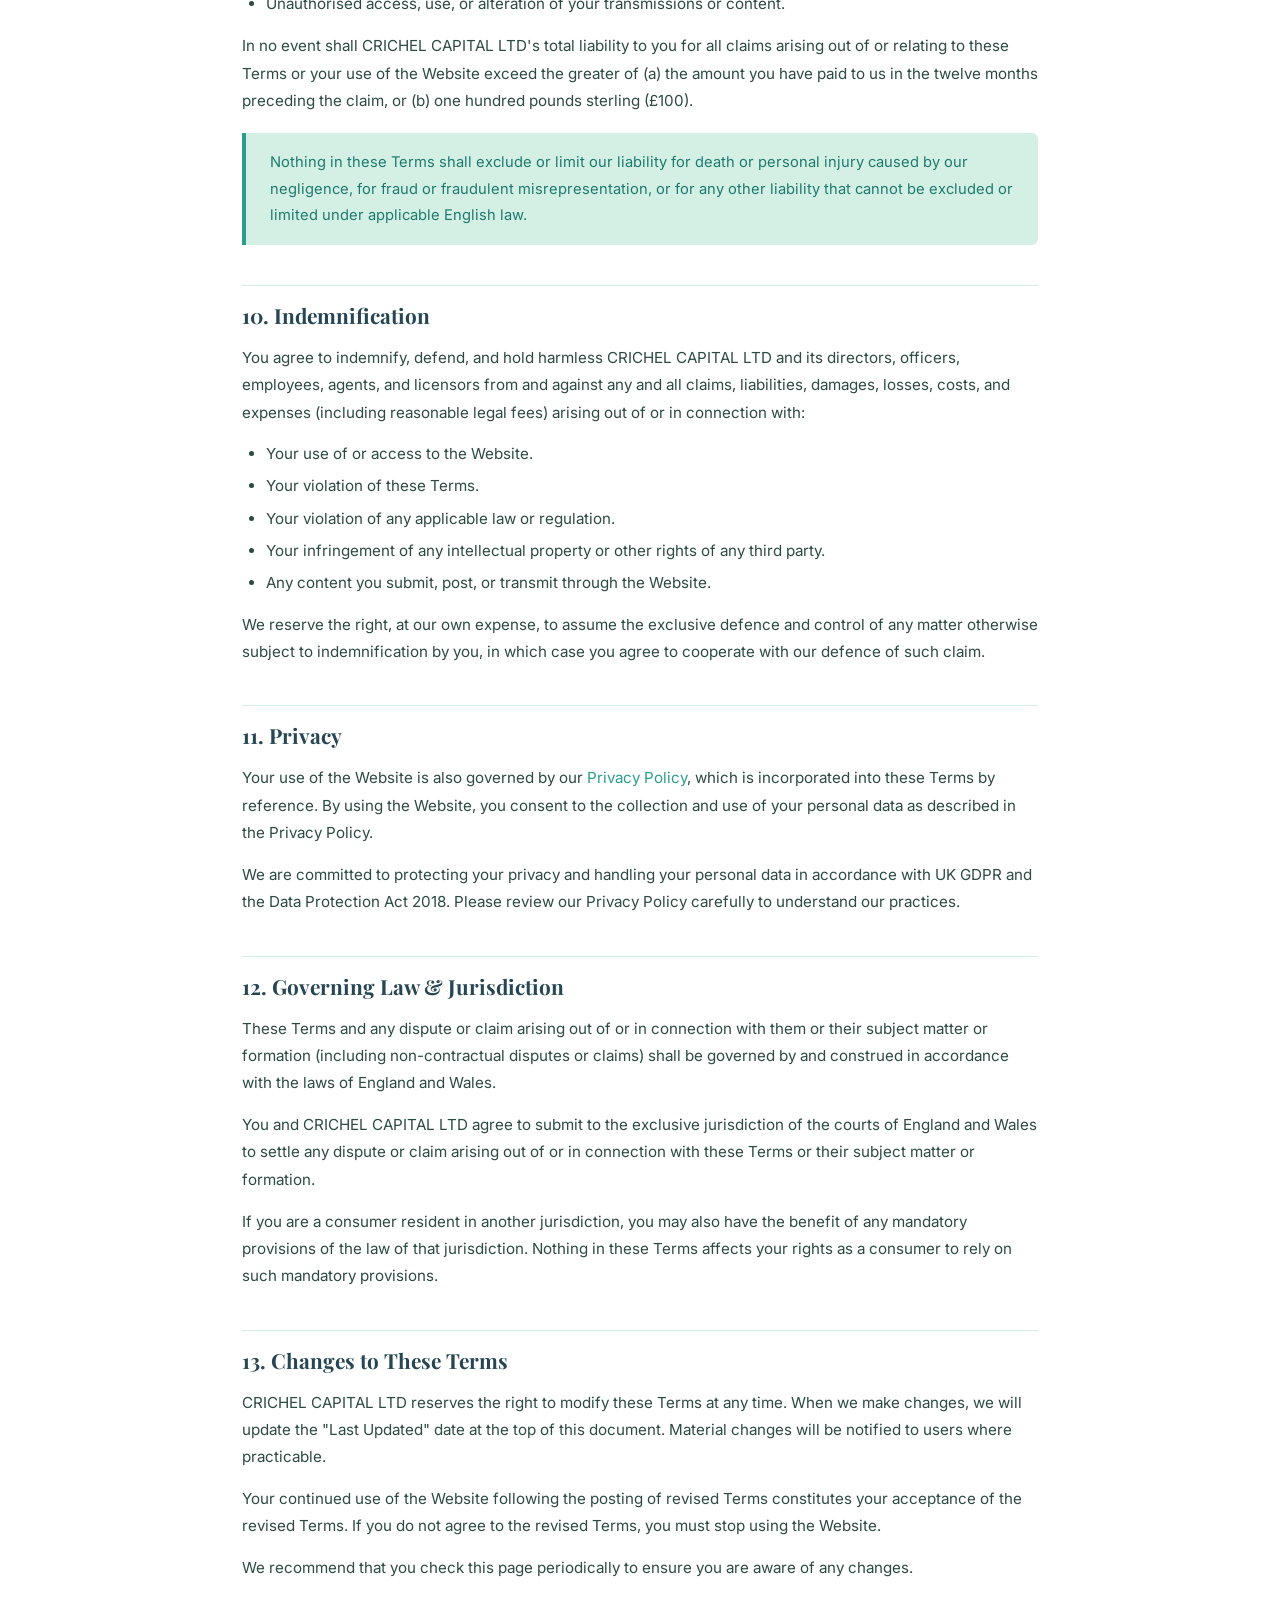
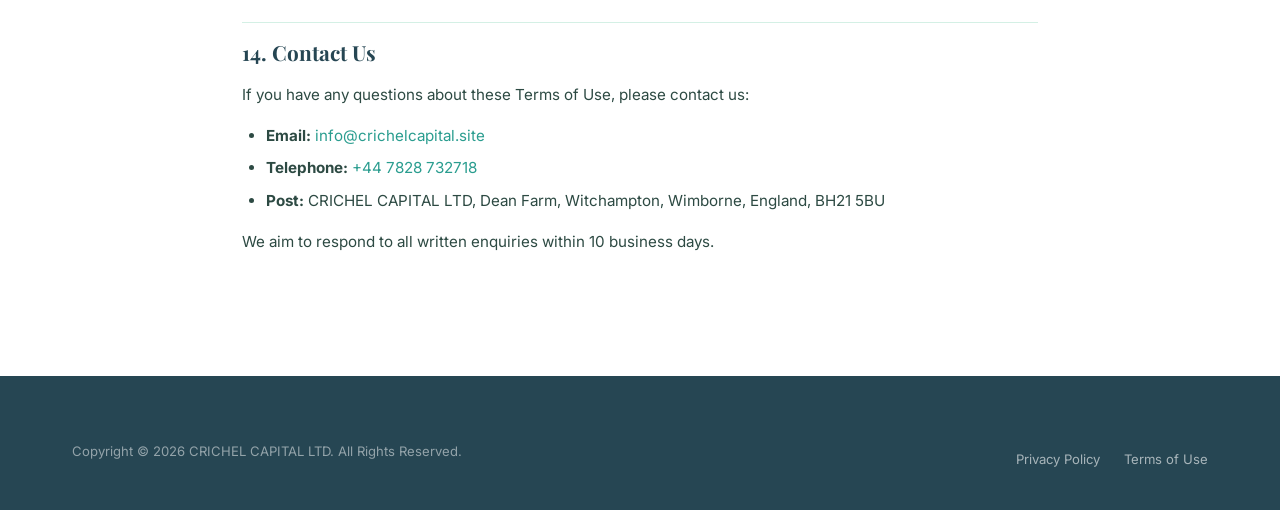
<file: terms-of-use.html>
<!DOCTYPE html>
<html lang="en">
<head>
  <meta charset="UTF-8" />
  <meta name="viewport" content="width=device-width, initial-scale=1.0" />
  <title>Terms of Use | CRICHEL CAPITAL LTD</title>
  <meta name="description" content="Terms of Use for the CRICHEL CAPITAL LTD website — governing your access to and use of our online presence." />
  <meta name="robots" content="noindex, follow" />
  <link rel="icon" type="image/png" href="assets/images/favicon.png" />
  <link rel="preconnect" href="https://fonts.googleapis.com" />
  <link rel="preconnect" href="https://fonts.gstatic.com" crossorigin />
  <link href="https://fonts.googleapis.com/css2?family=Playfair+Display:wght@400;600;700&family=Inter:wght@400;500;600;700&display=swap" rel="stylesheet" />
  <link rel="stylesheet" href="assets/css/style.css" />
  <style>
    .legal-page { padding: 7rem 0 5rem; }
    .legal-page .container { max-width: 860px; }
    .legal-header { margin-bottom: 3rem; padding-bottom: 2rem; border-bottom: 2px solid var(--color-mint-light); }
    .legal-header h1 { font-size: clamp(1.8rem, 4vw, 2.8rem); color: var(--color-slate); margin-bottom: 0.75rem; }
    .legal-header .meta { font-size: 0.88rem; color: var(--color-text-muted); }
    .legal-header .meta span { color: var(--color-teal); font-weight: 600; }
    .legal-toc { background: var(--color-bg-section); border: 1px solid var(--color-mint-light); border-radius: var(--radius-md); padding: 1.5rem 2rem; margin-bottom: 3rem; }
    .legal-toc h2 { font-size: 1rem; font-family: var(--font-body); font-weight: 700; color: var(--color-slate); margin-bottom: 1rem; letter-spacing: 0.05em; text-transform: uppercase; }
    .legal-toc ol { padding-left: 1.2rem; display: grid; grid-template-columns: 1fr 1fr; gap: 0.3rem 2rem; }
    .legal-toc ol li { font-size: 0.88rem; }
    .legal-toc ol li a { color: var(--color-teal); }
    .legal-toc ol li a:hover { color: var(--color-teal-dark); text-decoration: underline; }
    .legal-section { margin-bottom: 2.5rem; }
    .legal-section h2 { font-size: 1.3rem; color: var(--color-slate); margin-bottom: 1rem; padding-top: 1rem; border-top: 1px solid var(--color-mint-light); }
    .legal-section h3 { font-size: 1.05rem; color: var(--color-teal-dark); margin: 1.2rem 0 0.6rem; font-family: var(--font-body); font-weight: 600; }
    .legal-section p { font-size: 0.95rem; color: var(--color-text-body); line-height: 1.8; margin-bottom: 0.9rem; }
    .legal-section ul, .legal-section ol { padding-left: 1.5rem; margin-bottom: 0.9rem; }
    .legal-section ul li, .legal-section ol li { font-size: 0.95rem; color: var(--color-text-body); line-height: 1.8; margin-bottom: 0.3rem; }
    .legal-section ul { list-style: disc; }
    .legal-section ol { list-style: decimal; }
    .legal-highlight { background: var(--color-mint-light); border-left: 4px solid var(--color-teal); border-radius: 0 var(--radius-sm) var(--radius-sm) 0; padding: 1rem 1.5rem; margin: 1.2rem 0; }
    .legal-highlight p { margin: 0; font-size: 0.92rem; color: var(--color-teal-dark); }
    .legal-back { display: inline-flex; align-items: center; gap: 0.5rem; color: var(--color-teal); font-size: 0.9rem; font-weight: 500; margin-bottom: 2rem; }
    .legal-back:hover { color: var(--color-teal-dark); }
    .legal-back svg { width: 16px; height: 16px; stroke: currentColor; fill: none; stroke-width: 2; stroke-linecap: round; stroke-linejoin: round; }
    @media (max-width: 600px) { .legal-toc ol { grid-template-columns: 1fr; } }
  </style>
</head>
<body>
  <!-- Minimal nav -->
  <nav id="navbar" role="navigation" aria-label="Main navigation">
    <div class="container">
      <div class="nav-inner">
        <a href="index.html" class="nav-logo" aria-label="CRICHEL CAPITAL LTD home">
          <img src="assets/images/favicon.png" alt="Crichel Capital logo" class="nav-logo-img" />
          <div class="nav-logo-text">
            <span class="nav-logo-name">CRICHEL CAPITAL</span>
            <span class="nav-logo-tagline">Holding &amp; Consultancy</span>
          </div>
        </a>
        <ul class="nav-menu" role="list">
          <li><a href="index.html#about"     class="nav-link">About</a></li>
          <li><a href="index.html#services"  class="nav-link">Services</a></li>
          <li><a href="index.html#contact"   class="nav-link nav-cta btn btn-primary">Contact Us</a></li>
        </ul>
        <button class="hamburger" aria-label="Toggle navigation menu"><span></span><span></span><span></span></button>
      </div>
    </div>
  </nav>

  <main class="legal-page">
    <div class="container">
      <a href="index.html" class="legal-back">
        <svg viewBox="0 0 24 24"><polyline points="15 18 9 12 15 6"/></svg>
        Back to Home
      </a>

      <div class="legal-header">
        <span class="section-label">Legal</span>
        <h1>Terms of Use</h1>
        <p class="meta">
          Issued by <span>CRICHEL CAPITAL LTD</span> &nbsp;|&nbsp;
          Last Updated: <span>9 April 2026</span> &nbsp;|&nbsp;
          Effective Date: <span>9 April 2026</span>
        </p>
      </div>

      <div class="legal-highlight">
        <p>Please read these Terms of Use carefully before using the CRICHEL CAPITAL LTD website. By accessing or using this website, you agree to be bound by these terms. If you do not agree with any part of these terms, you must not use this website.</p>
      </div>

      <nav class="legal-toc" aria-label="Table of contents">
        <h2>Contents</h2>
        <ol>
          <li><a href="#tu-about">About These Terms</a></li>
          <li><a href="#tu-access">Access to the Website</a></li>
          <li><a href="#tu-ip">Intellectual Property</a></li>
          <li><a href="#tu-permitted-use">Permitted Use</a></li>
          <li><a href="#tu-prohibited">Prohibited Conduct</a></li>
          <li><a href="#tu-content">Website Content</a></li>
          <li><a href="#tu-links">Third-Party Links</a></li>
          <li><a href="#tu-disclaimer">Disclaimer of Warranties</a></li>
          <li><a href="#tu-liability">Limitation of Liability</a></li>
          <li><a href="#tu-indemnity">Indemnification</a></li>
          <li><a href="#tu-privacy">Privacy</a></li>
          <li><a href="#tu-governing-law">Governing Law</a></li>
          <li><a href="#tu-changes">Changes to These Terms</a></li>
          <li><a href="#tu-contact">Contact Us</a></li>
        </ol>
      </nav>

      <!-- 1 -->
      <div class="legal-section" id="tu-about">
        <h2>1. About These Terms</h2>
        <p>These Terms of Use ("Terms") govern your access to and use of the website located at <a href="https://dev-game.404.mn">dev-game.404.mn</a> (the "Website"), which is operated by CRICHEL CAPITAL LTD ("the Company", "we", "us", or "our"), a company registered in England and Wales with its registered address at Dean Farm, Witchampton, Wimborne, England, BH21 5BU.</p>
        <p>These Terms constitute a legally binding agreement between you ("User", "you", or "your") and CRICHEL CAPITAL LTD. By accessing or using the Website, you confirm that you have read, understood, and agree to be bound by these Terms and by our <a href="privacy-policy.html" target="_blank" rel="noopener noreferrer">Privacy Policy</a>, which is incorporated into these Terms by reference.</p>
        <p>If you are accessing the Website on behalf of a company or other legal entity, you represent that you have the authority to bind that entity to these Terms, in which case "you" shall refer to that entity.</p>
      </div>

      <!-- 2 -->
      <div class="legal-section" id="tu-access">
        <h2>2. Access to the Website</h2>
        <p>CRICHEL CAPITAL LTD grants you a limited, non-exclusive, non-transferable, and revocable licence to access and use the Website for lawful purposes in accordance with these Terms.</p>
        <p>We reserve the right to modify, suspend, or discontinue the Website or any part thereof at any time, with or without notice, and without liability to you. We do not guarantee that the Website will be available at all times or that access will be uninterrupted, timely, or error-free.</p>
        <p>You are responsible for ensuring that your use of the Website complies with all applicable laws and regulations in your jurisdiction. You are also responsible for maintaining the confidentiality of any account credentials you may use to access restricted areas of the Website, if applicable.</p>
        <p>We reserve the right to restrict or terminate your access to the Website at any time, without notice, if we reasonably believe that you have breached these Terms or are using the Website in a manner that may harm us, other users, or third parties.</p>
      </div>

      <!-- 3 -->
      <div class="legal-section" id="tu-ip">
        <h2>3. Intellectual Property</h2>
        <h3>3.1 Ownership</h3>
        <p>All content on the Website, including but not limited to text, graphics, images, illustrations, icons, logos, design elements, and the overall look and feel of the Website, is the property of CRICHEL CAPITAL LTD or its licensors and is protected by applicable intellectual property laws, including copyright, trademark, and design rights.</p>
        <h3>3.2 Permitted Use of Content</h3>
        <p>You may view, print, and download content from the Website for your own personal, non-commercial reference purposes only. You must not reproduce, distribute, modify, adapt, transmit, display, publish, or create derivative works from any content on the Website without our prior written consent.</p>
        <h3>3.3 Trade Marks</h3>
        <p>The name "CRICHEL CAPITAL LTD", the associated logo, and any other trade marks, service marks, or trade names displayed on the Website are the property of CRICHEL CAPITAL LTD. Nothing on the Website should be construed as granting any licence or right to use any trade mark without our prior written permission.</p>
        <h3>3.4 Feedback</h3>
        <p>If you submit any feedback, suggestions, or ideas regarding the Website or our services, you grant us a non-exclusive, royalty-free, perpetual, and irrevocable licence to use, reproduce, and incorporate such feedback into our products and services without any obligation to you.</p>
      </div>

      <!-- 4 -->
      <div class="legal-section" id="tu-permitted-use">
        <h2>4. Permitted Use</h2>
        <p>You may use the Website only for lawful purposes and in accordance with these Terms. Specifically, you are permitted to:</p>
        <ul>
          <li>Browse and read the content published on the Website.</li>
          <li>Submit enquiries through the contact form for legitimate business purposes.</li>
          <li>Share links to publicly accessible pages of the Website, provided you do so in a manner that is fair and does not damage our reputation.</li>
          <li>Print or download a reasonable number of pages from the Website for your personal, non-commercial use.</li>
        </ul>
      </div>

      <!-- 5 -->
      <div class="legal-section" id="tu-prohibited">
        <h2>5. Prohibited Conduct</h2>
        <p>You must not use the Website in any way that:</p>
        <ul>
          <li>Violates any applicable local, national, or international law or regulation.</li>
          <li>Is unlawful, harmful, threatening, abusive, harassing, defamatory, obscene, or otherwise objectionable.</li>
          <li>Infringes the intellectual property rights, privacy rights, or other rights of CRICHEL CAPITAL LTD or any third party.</li>
          <li>Involves the transmission of unsolicited commercial communications (spam) or any form of phishing or fraudulent activity.</li>
          <li>Attempts to gain unauthorised access to any part of the Website, its servers, or any systems or networks connected to the Website.</li>
          <li>Introduces viruses, malware, trojans, worms, or any other malicious or technologically harmful material.</li>
          <li>Scrapes, crawls, or harvests data from the Website using automated tools without our prior written consent.</li>
          <li>Impersonates CRICHEL CAPITAL LTD, its employees, or any other person or entity.</li>
          <li>Interferes with or disrupts the integrity or performance of the Website or its servers.</li>
          <li>Engages in any conduct that restricts or inhibits any other person's use or enjoyment of the Website.</li>
        </ul>
        <p>We reserve the right to report any breach of these prohibitions to the relevant law enforcement authorities and to cooperate fully with those authorities.</p>
      </div>

      <!-- 6 -->
      <div class="legal-section" id="tu-content">
        <h2>6. Website Content</h2>
        <h3>6.1 Accuracy of Information</h3>
        <p>The content on the Website is provided for general information purposes only. While we endeavour to keep the information accurate and up to date, we make no representations or warranties, express or implied, as to the completeness, accuracy, reliability, suitability, or availability of the information contained on the Website.</p>
        <h3>6.2 Not Professional Advice</h3>
        <p>Nothing on the Website constitutes professional legal, financial, tax, or management advice. The content is intended to provide general information about CRICHEL CAPITAL LTD and its services. You should not rely on any information on the Website as a substitute for professional advice tailored to your specific circumstances. We strongly recommend that you seek appropriate professional advice before making any business or financial decisions.</p>
        <h3>6.3 No Offer or Solicitation</h3>
        <p>The information on the Website does not constitute an offer to provide services or a solicitation of any kind. Any engagement with CRICHEL CAPITAL LTD is subject to a separate written agreement between the parties.</p>
      </div>

      <!-- 7 -->
      <div class="legal-section" id="tu-links">
        <h2>7. Third-Party Links</h2>
        <p>The Website may contain links to third-party websites for your convenience and information. These links do not constitute an endorsement by CRICHEL CAPITAL LTD of those websites, their content, or the organisations that operate them. We have no control over the content of third-party websites and accept no responsibility for them or for any loss or damage that may arise from your use of them.</p>
        <p>When you access a third-party website through a link on our Website, you do so at your own risk. We encourage you to review the terms of use and privacy policy of any third-party website you visit.</p>
        <p>You must not create a link to our Website from another website or document without our prior written consent. If you wish to link to our Website, please contact us at <a href="mailto:info@crichelcapital.site">info@crichelcapital.site</a>.</p>
      </div>

      <!-- 8 -->
      <div class="legal-section" id="tu-disclaimer">
        <h2>8. Disclaimer of Warranties</h2>
        <p>To the fullest extent permitted by applicable law, the Website and all content, materials, and services provided through it are offered on an "as is" and "as available" basis, without any warranties of any kind, either express or implied.</p>
        <p>CRICHEL CAPITAL LTD expressly disclaims all warranties, including but not limited to implied warranties of merchantability, fitness for a particular purpose, title, and non-infringement. We do not warrant that:</p>
        <ul>
          <li>The Website will be uninterrupted, timely, secure, or error-free.</li>
          <li>Any errors or defects in the Website will be corrected.</li>
          <li>The Website or the servers that make it available are free of viruses or other harmful components.</li>
          <li>The results obtained from using the Website will be accurate or reliable.</li>
        </ul>
        <p>Some jurisdictions do not allow the exclusion of certain warranties. In such jurisdictions, the above exclusions apply to the fullest extent permitted by law.</p>
      </div>

      <!-- 9 -->
      <div class="legal-section" id="tu-liability">
        <h2>9. Limitation of Liability</h2>
        <p>To the fullest extent permitted by applicable law, CRICHEL CAPITAL LTD, its directors, officers, employees, agents, and licensors shall not be liable for any indirect, incidental, special, consequential, or punitive damages, including but not limited to loss of profits, loss of data, loss of goodwill, business interruption, or any other commercial damages or losses, arising out of or in connection with:</p>
        <ul>
          <li>Your access to or use of, or inability to access or use, the Website.</li>
          <li>Any conduct or content of any third party on the Website.</li>
          <li>Any content obtained from the Website.</li>
          <li>Unauthorised access, use, or alteration of your transmissions or content.</li>
        </ul>
        <p>In no event shall CRICHEL CAPITAL LTD's total liability to you for all claims arising out of or relating to these Terms or your use of the Website exceed the greater of (a) the amount you have paid to us in the twelve months preceding the claim, or (b) one hundred pounds sterling (£100).</p>
        <div class="legal-highlight">
          <p>Nothing in these Terms shall exclude or limit our liability for death or personal injury caused by our negligence, for fraud or fraudulent misrepresentation, or for any other liability that cannot be excluded or limited under applicable English law.</p>
        </div>
      </div>

      <!-- 10 -->
      <div class="legal-section" id="tu-indemnity">
        <h2>10. Indemnification</h2>
        <p>You agree to indemnify, defend, and hold harmless CRICHEL CAPITAL LTD and its directors, officers, employees, agents, and licensors from and against any and all claims, liabilities, damages, losses, costs, and expenses (including reasonable legal fees) arising out of or in connection with:</p>
        <ul>
          <li>Your use of or access to the Website.</li>
          <li>Your violation of these Terms.</li>
          <li>Your violation of any applicable law or regulation.</li>
          <li>Your infringement of any intellectual property or other rights of any third party.</li>
          <li>Any content you submit, post, or transmit through the Website.</li>
        </ul>
        <p>We reserve the right, at our own expense, to assume the exclusive defence and control of any matter otherwise subject to indemnification by you, in which case you agree to cooperate with our defence of such claim.</p>
      </div>

      <!-- 11 -->
      <div class="legal-section" id="tu-privacy">
        <h2>11. Privacy</h2>
        <p>Your use of the Website is also governed by our <a href="privacy-policy.html" target="_blank" rel="noopener noreferrer">Privacy Policy</a>, which is incorporated into these Terms by reference. By using the Website, you consent to the collection and use of your personal data as described in the Privacy Policy.</p>
        <p>We are committed to protecting your privacy and handling your personal data in accordance with UK GDPR and the Data Protection Act 2018. Please review our Privacy Policy carefully to understand our practices.</p>
      </div>

      <!-- 12 -->
      <div class="legal-section" id="tu-governing-law">
        <h2>12. Governing Law &amp; Jurisdiction</h2>
        <p>These Terms and any dispute or claim arising out of or in connection with them or their subject matter or formation (including non-contractual disputes or claims) shall be governed by and construed in accordance with the laws of England and Wales.</p>
        <p>You and CRICHEL CAPITAL LTD agree to submit to the exclusive jurisdiction of the courts of England and Wales to settle any dispute or claim arising out of or in connection with these Terms or their subject matter or formation.</p>
        <p>If you are a consumer resident in another jurisdiction, you may also have the benefit of any mandatory provisions of the law of that jurisdiction. Nothing in these Terms affects your rights as a consumer to rely on such mandatory provisions.</p>
      </div>

      <!-- 13 -->
      <div class="legal-section" id="tu-changes">
        <h2>13. Changes to These Terms</h2>
        <p>CRICHEL CAPITAL LTD reserves the right to modify these Terms at any time. When we make changes, we will update the "Last Updated" date at the top of this document. Material changes will be notified to users where practicable.</p>
        <p>Your continued use of the Website following the posting of revised Terms constitutes your acceptance of the revised Terms. If you do not agree to the revised Terms, you must stop using the Website.</p>
        <p>We recommend that you check this page periodically to ensure you are aware of any changes.</p>
      </div>

      <!-- 14 -->
      <div class="legal-section" id="tu-contact">
        <h2>14. Contact Us</h2>
        <p>If you have any questions about these Terms of Use, please contact us:</p>
        <ul>
          <li><strong>Email:</strong> <a href="mailto:info@crichelcapital.site">info@crichelcapital.site</a></li>
          <li><strong>Telephone:</strong> <a href="tel:+447828732718">+44 7828 732718</a></li>
          <li><strong>Post:</strong> CRICHEL CAPITAL LTD, Dean Farm, Witchampton, Wimborne, England, BH21 5BU</li>
        </ul>
        <p>We aim to respond to all written enquiries within 10 business days.</p>
      </div>

    </div>
  </main>

  <footer id="footer" role="contentinfo">
    <div class="container">
      <div class="footer-bottom">
        <p class="footer-copy">
          Copyright &copy; <span id="current-year">2026</span> CRICHEL CAPITAL LTD. All Rights Reserved.
        </p>
        <div class="footer-legal">
          <a href="privacy-policy.html" target="_blank" rel="noopener noreferrer">Privacy Policy</a>
          <a href="terms-of-use.html" target="_blank" rel="noopener noreferrer">Terms of Use</a>
        </div>
      </div>
    </div>
  </footer>

  <script src="assets/js/main.js" defer></script>
</body>
</html>
</file>
<file: assets/css/style.css>
/* ============================================================
   CRICHEL CAPITAL LTD — Main Stylesheet
   ============================================================ */

/* ---------- CSS Custom Properties ---------- */
:root {
  --color-mint-lightest: #f0faf6;
  --color-mint-light:    #d4f0e5;
  --color-mint:          #a8ddc5;
  --color-mint-mid:      #6ec4a7;
  --color-teal:          #2a9d8f;
  --color-teal-dark:     #1e7a6e;
  --color-slate:         #264653;
  --color-slate-mid:     #3d6272;
  --color-text-dark:     #1a2e2a;
  --color-text-body:     #2d4a43;
  --color-text-muted:    #4a6b62;
  --color-white:         #ffffff;
  --color-bg-section:    #f7fcfa;
  --color-bg-alt:        #eef8f4;

  --font-heading: 'Playfair Display', Georgia, serif;
  --font-body:    'Inter', 'Segoe UI', sans-serif;

  --shadow-sm:  0 2px 8px rgba(42, 157, 143, 0.10);
  --shadow-md:  0 6px 24px rgba(42, 157, 143, 0.14);
  --shadow-lg:  0 12px 40px rgba(42, 157, 143, 0.18);

  --radius-sm:  6px;
  --radius-md:  12px;
  --radius-lg:  20px;

  --transition: 0.3s ease;
  --max-width:  1200px;
}

/* ---------- Reset & Base ---------- */
*, *::before, *::after { box-sizing: border-box; margin: 0; padding: 0; }

html { scroll-behavior: smooth; font-size: 16px; }

body {
  font-family: var(--font-body);
  color: var(--color-text-body);
  background-color: var(--color-white);
  line-height: 1.7;
  -webkit-font-smoothing: antialiased;
}

img { max-width: 100%; height: auto; display: block; }

a { color: var(--color-teal); text-decoration: none; transition: color var(--transition); }
a:hover { color: var(--color-teal-dark); }

h1, h2, h3, h4, h5 {
  font-family: var(--font-heading);
  color: var(--color-slate);
  line-height: 1.25;
}

p { margin-bottom: 1rem; }
p:last-child { margin-bottom: 0; }

ul { list-style: none; }

/* ---------- Utility ---------- */
.container {
  width: 100%;
  max-width: var(--max-width);
  margin: 0 auto;
  padding: 0 2rem;
}

.section-label {
  display: inline-block;
  font-size: 0.78rem;
  font-weight: 700;
  letter-spacing: 0.18em;
  text-transform: uppercase;
  color: var(--color-teal);
  background: var(--color-mint-light);
  padding: 0.3rem 1rem;
  border-radius: 50px;
  margin-bottom: 1rem;
}

.section-title {
  font-size: clamp(1.8rem, 3.5vw, 2.6rem);
  color: var(--color-slate);
  margin-bottom: 1rem;
}

.section-subtitle {
  font-size: 1.05rem;
  color: var(--color-text-muted);
  max-width: 640px;
  line-height: 1.8;
}

.text-center { text-align: center; }
.text-center .section-subtitle { margin: 0 auto; }

.btn {
  display: inline-block;
  padding: 0.85rem 2.2rem;
  border-radius: 50px;
  font-weight: 600;
  font-size: 0.95rem;
  cursor: pointer;
  border: none;
  transition: all var(--transition);
  letter-spacing: 0.02em;
}

.btn-primary {
  background: var(--color-teal);
  color: var(--color-white);
  box-shadow: var(--shadow-sm);
}
.btn-primary:hover {
  background: var(--color-teal-dark);
  color: var(--color-white);
  box-shadow: var(--shadow-md);
  transform: translateY(-2px);
}

.btn-outline {
  background: transparent;
  color: var(--color-teal);
  border: 2px solid var(--color-teal);
}
.btn-outline:hover {
  background: var(--color-teal);
  color: var(--color-white);
  transform: translateY(-2px);
}

/* ---------- Navigation ---------- */
#navbar {
  position: fixed;
  top: 0; left: 0; right: 0;
  z-index: 1000;
  background: rgba(255, 255, 255, 0.96);
  backdrop-filter: blur(10px);
  -webkit-backdrop-filter: blur(10px);
  border-bottom: 1px solid rgba(168, 221, 197, 0.3);
  transition: box-shadow var(--transition);
}

#navbar.scrolled { box-shadow: var(--shadow-md); }

.nav-inner {
  display: flex;
  align-items: center;
  justify-content: space-between;
  height: 72px;
}

.nav-logo {
  display: flex;
  align-items: center;
  gap: 0.75rem;
  text-decoration: none;
}

.nav-logo-img {
  width: 40px;
  height: 40px;
  object-fit: contain;
}

.nav-logo-text {
  display: flex;
  flex-direction: column;
  line-height: 1.1;
}

.nav-logo-name {
  font-family: var(--font-heading);
  font-size: 1.1rem;
  font-weight: 700;
  color: var(--color-slate);
  letter-spacing: 0.02em;
}

.nav-logo-tagline {
  font-size: 0.68rem;
  color: var(--color-teal);
  letter-spacing: 0.12em;
  text-transform: uppercase;
  font-weight: 500;
}

.nav-menu {
  display: flex;
  align-items: center;
  gap: 2rem;
}

.nav-link {
  font-size: 0.9rem;
  font-weight: 500;
  color: var(--color-text-body);
  letter-spacing: 0.02em;
  position: relative;
  padding-bottom: 2px;
}

.nav-link::after {
  content: '';
  position: absolute;
  bottom: -2px; left: 0;
  width: 0; height: 2px;
  background: var(--color-teal);
  transition: width var(--transition);
  border-radius: 2px;
}

.nav-link:hover,
.nav-link.active {
  color: var(--color-teal);
}

.nav-link:hover::after,
.nav-link.active::after { width: 100%; }

.nav-cta { margin-left: 1rem; }

.hamburger {
  display: none;
  flex-direction: column;
  gap: 5px;
  cursor: pointer;
  padding: 4px;
  background: none;
  border: none;
}

.hamburger span {
  display: block;
  width: 24px;
  height: 2px;
  background: var(--color-slate);
  border-radius: 2px;
  transition: all var(--transition);
}

.hamburger.open span:nth-child(1) { transform: translateY(7px) rotate(45deg); }
.hamburger.open span:nth-child(2) { opacity: 0; }
.hamburger.open span:nth-child(3) { transform: translateY(-7px) rotate(-45deg); }

/* ---------- Hero Section ---------- */
#hero {
  min-height: 100vh;
  display: flex;
  align-items: center;
  position: relative;
  overflow: hidden;
  background: linear-gradient(135deg, #f0faf6 0%, #e8f7f2 40%, #d4f0e5 100%);
}

.hero-bg {
  position: absolute;
  inset: 0;
  background-image: url('../images/hero-bg.jpg');
  background-size: cover;
  background-position: center;
  opacity: 0.55;
  z-index: 0;
}

.hero-content {
  position: relative;
  z-index: 1;
  padding: 8rem 0 5rem;
  display: grid;
  grid-template-columns: 1fr 1fr;
  gap: 4rem;
  align-items: center;
}

.hero-text { max-width: 580px; }

.hero-badge {
  display: inline-flex;
  align-items: center;
  gap: 0.5rem;
  background: rgba(42, 157, 143, 0.12);
  border: 1px solid rgba(42, 157, 143, 0.25);
  color: var(--color-teal-dark);
  font-size: 0.8rem;
  font-weight: 600;
  letter-spacing: 0.1em;
  text-transform: uppercase;
  padding: 0.4rem 1rem;
  border-radius: 50px;
  margin-bottom: 1.5rem;
}

.hero-badge-dot {
  width: 7px;
  height: 7px;
  background: var(--color-teal);
  border-radius: 50%;
  animation: pulse 2s infinite;
}

@keyframes pulse {
  0%, 100% { opacity: 1; transform: scale(1); }
  50% { opacity: 0.5; transform: scale(1.3); }
}

.hero-title {
  font-size: clamp(2.4rem, 5vw, 3.8rem);
  color: var(--color-slate);
  margin-bottom: 1.5rem;
  line-height: 1.15;
}

.hero-title span { color: var(--color-teal); }

.hero-description {
  font-size: 1.1rem;
  color: var(--color-text-body);
  margin-bottom: 2.5rem;
  line-height: 1.8;
}

.hero-actions { display: flex; gap: 1rem; flex-wrap: wrap; }

.hero-stats {
  display: flex;
  gap: 2rem;
  margin-top: 3rem;
  padding-top: 2rem;
  border-top: 1px solid rgba(42, 157, 143, 0.2);
}

.hero-stat-value {
  font-family: var(--font-heading);
  font-size: 2rem;
  font-weight: 700;
  color: var(--color-teal);
  display: block;
  line-height: 1;
}

.hero-stat-label {
  font-size: 0.8rem;
  color: var(--color-text-muted);
  letter-spacing: 0.05em;
  text-transform: uppercase;
  margin-top: 0.3rem;
}

.hero-visual {
  display: flex;
  justify-content: center;
  align-items: center;
}

.hero-card {
  background: rgba(255, 255, 255, 0.85);
  backdrop-filter: blur(16px);
  border: 1px solid rgba(168, 221, 197, 0.4);
  border-radius: var(--radius-lg);
  padding: 2rem;
  box-shadow: var(--shadow-lg);
  max-width: 420px;
  width: 100%;
}

.hero-card-header {
  display: flex;
  align-items: center;
  gap: 1rem;
  margin-bottom: 1.5rem;
  padding-bottom: 1.5rem;
  border-bottom: 1px solid var(--color-mint-light);
}

.hero-card-logo {
  width: 52px;
  height: 52px;
  object-fit: contain;
  border-radius: var(--radius-sm);
}

.hero-card-title {
  font-family: var(--font-heading);
  font-size: 1rem;
  color: var(--color-slate);
  font-weight: 700;
}

.hero-card-subtitle {
  font-size: 0.78rem;
  color: var(--color-teal);
  letter-spacing: 0.08em;
  text-transform: uppercase;
}

.hero-card-items { display: flex; flex-direction: column; gap: 0.9rem; }

.hero-card-item {
  display: flex;
  align-items: center;
  gap: 0.75rem;
  font-size: 0.88rem;
  color: var(--color-text-body);
}

.hero-card-icon {
  width: 36px;
  height: 36px;
  background: var(--color-mint-light);
  border-radius: var(--radius-sm);
  display: flex;
  align-items: center;
  justify-content: center;
  flex-shrink: 0;
}

.hero-card-icon svg {
  width: 18px;
  height: 18px;
  stroke: var(--color-teal);
  fill: none;
  stroke-width: 2;
  stroke-linecap: round;
  stroke-linejoin: round;
}

/* ---------- About Section ---------- */
#about {
  padding: 7rem 0;
  background: var(--color-white);
}

.about-grid {
  display: grid;
  grid-template-columns: 1fr 1fr;
  gap: 5rem;
  align-items: center;
}

.about-image-wrap {
  position: relative;
}

.about-image-main {
  border-radius: var(--radius-lg);
  box-shadow: var(--shadow-lg);
  width: 100%;
  object-fit: cover;
}

.about-badge-float {
  position: absolute;
  bottom: -1.5rem;
  right: -1.5rem;
  background: var(--color-teal);
  color: var(--color-white);
  border-radius: var(--radius-md);
  padding: 1.2rem 1.5rem;
  box-shadow: var(--shadow-md);
  text-align: center;
}

.about-badge-float .value {
  font-family: var(--font-heading);
  font-size: 2rem;
  font-weight: 700;
  display: block;
  line-height: 1;
}

.about-badge-float .label {
  font-size: 0.75rem;
  letter-spacing: 0.08em;
  text-transform: uppercase;
  opacity: 0.9;
  margin-top: 0.25rem;
}

.about-text { }

.about-features {
  display: grid;
  grid-template-columns: 1fr 1fr;
  gap: 1.2rem;
  margin-top: 2rem;
}

.about-feature {
  display: flex;
  align-items: flex-start;
  gap: 0.75rem;
  padding: 1rem;
  background: var(--color-bg-section);
  border-radius: var(--radius-md);
  border: 1px solid var(--color-mint-light);
}

.about-feature-icon {
  width: 38px;
  height: 38px;
  background: var(--color-mint-light);
  border-radius: var(--radius-sm);
  display: flex;
  align-items: center;
  justify-content: center;
  flex-shrink: 0;
}

.about-feature-icon svg {
  width: 18px;
  height: 18px;
  stroke: var(--color-teal);
  fill: none;
  stroke-width: 2;
  stroke-linecap: round;
  stroke-linejoin: round;
}

.about-feature-text h4 {
  font-size: 0.88rem;
  font-weight: 600;
  color: var(--color-slate);
  margin-bottom: 0.2rem;
  font-family: var(--font-body);
}

.about-feature-text p {
  font-size: 0.8rem;
  color: var(--color-text-muted);
  margin: 0;
  line-height: 1.5;
}

/* ---------- Services Section ---------- */
#services {
  padding: 7rem 0;
  background: var(--color-bg-section);
  position: relative;
  overflow: hidden;
}

.services-bg {
  position: absolute;
  inset: 0;
  background-image: url('../images/services-bg.jpg');
  background-size: cover;
  background-position: center;
  opacity: 0.25;
  z-index: 0;
}

.services-inner { position: relative; z-index: 1; }

.services-header {
  text-align: center;
  margin-bottom: 4rem;
}

.services-grid {
  display: grid;
  grid-template-columns: repeat(3, 1fr);
  gap: 2rem;
}

.service-card {
  background: var(--color-white);
  border-radius: var(--radius-lg);
  padding: 2.2rem;
  box-shadow: var(--shadow-sm);
  border: 1px solid rgba(168, 221, 197, 0.3);
  transition: all var(--transition);
  display: flex;
  flex-direction: column;
}

.service-card:hover {
  transform: translateY(-6px);
  box-shadow: var(--shadow-lg);
  border-color: var(--color-mint-mid);
}

.service-icon {
  width: 72px;
  height: 72px;
  object-fit: contain;
  margin-bottom: 1.5rem;
}

.service-card h3 {
  font-size: 1.2rem;
  color: var(--color-slate);
  margin-bottom: 0.75rem;
  font-family: var(--font-heading);
}

.service-card p {
  font-size: 0.92rem;
  color: var(--color-text-muted);
  line-height: 1.75;
  flex: 1;
}

.service-tag {
  display: inline-block;
  margin-top: 1.2rem;
  font-size: 0.75rem;
  font-weight: 600;
  color: var(--color-teal);
  background: var(--color-mint-light);
  padding: 0.25rem 0.75rem;
  border-radius: 50px;
  letter-spacing: 0.05em;
}

/* ---------- Pricing Section ---------- */
#pricing {
  padding: 7rem 0;
  background: var(--color-white);
}

.pricing-header {
  text-align: center;
  margin-bottom: 4rem;
}

.pricing-grid {
  display: grid;
  grid-template-columns: repeat(3, 1fr);
  gap: 2rem;
  align-items: start;
}

.pricing-card {
  background: var(--color-bg-section);
  border-radius: var(--radius-lg);
  padding: 2.5rem 2rem;
  border: 2px solid transparent;
  transition: all var(--transition);
  position: relative;
  overflow: hidden;
}

.pricing-card::before {
  content: '';
  position: absolute;
  top: 0; left: 0; right: 0;
  height: 4px;
  background: linear-gradient(90deg, var(--color-mint-mid), var(--color-teal));
}

.pricing-card:hover {
  border-color: var(--color-mint-mid);
  box-shadow: var(--shadow-md);
  transform: translateY(-4px);
}

.pricing-card.featured {
  background: var(--color-teal);
  border-color: var(--color-teal);
  color: var(--color-white);
}

.pricing-card.featured::before {
  background: rgba(255,255,255,0.3);
}

.pricing-card.featured .pricing-name,
.pricing-card.featured .pricing-price,
.pricing-card.featured .pricing-period,
.pricing-card.featured .pricing-desc,
.pricing-card.featured .pricing-feature {
  color: var(--color-white);
}

.pricing-card.featured .pricing-feature-icon { color: rgba(255,255,255,0.7); }

.pricing-badge {
  position: absolute;
  top: 1.2rem; right: 1.2rem;
  background: var(--color-mint-light);
  color: var(--color-teal-dark);
  font-size: 0.7rem;
  font-weight: 700;
  letter-spacing: 0.1em;
  text-transform: uppercase;
  padding: 0.25rem 0.7rem;
  border-radius: 50px;
}

.pricing-card.featured .pricing-badge {
  background: rgba(255,255,255,0.25);
  color: var(--color-white);
}

.pricing-name {
  font-family: var(--font-heading);
  font-size: 1.2rem;
  color: var(--color-slate);
  margin-bottom: 0.5rem;
}

.pricing-price {
  font-family: var(--font-heading);
  font-size: 2.8rem;
  font-weight: 700;
  color: var(--color-teal);
  line-height: 1;
  margin: 1rem 0 0.25rem;
}

.pricing-card.featured .pricing-price { color: var(--color-white); }

.pricing-period {
  font-size: 0.82rem;
  color: var(--color-text-muted);
  margin-bottom: 1.5rem;
}

.pricing-desc {
  font-size: 0.88rem;
  color: var(--color-text-muted);
  margin-bottom: 1.5rem;
  line-height: 1.7;
}

.pricing-divider {
  height: 1px;
  background: rgba(168, 221, 197, 0.4);
  margin-bottom: 1.5rem;
}

.pricing-card.featured .pricing-divider { background: rgba(255,255,255,0.2); }

.pricing-features { display: flex; flex-direction: column; gap: 0.7rem; margin-bottom: 2rem; }

.pricing-feature {
  display: flex;
  align-items: center;
  gap: 0.6rem;
  font-size: 0.88rem;
  color: var(--color-text-body);
}

.pricing-feature-icon {
  color: var(--color-teal);
  flex-shrink: 0;
  font-size: 1rem;
}

.pricing-cta {
  width: 100%;
  text-align: center;
  padding: 0.85rem;
  border-radius: 50px;
  font-weight: 600;
  font-size: 0.92rem;
  cursor: pointer;
  border: none;
  transition: all var(--transition);
  display: block;
  text-decoration: none;
}

.pricing-cta-default {
  background: var(--color-mint-light);
  color: var(--color-teal-dark);
}
.pricing-cta-default:hover {
  background: var(--color-teal);
  color: var(--color-white);
}

.pricing-cta-featured {
  background: var(--color-white);
  color: var(--color-teal);
}
.pricing-cta-featured:hover {
  background: var(--color-mint-light);
  color: var(--color-teal-dark);
}

.pricing-note {
  text-align: center;
  margin-top: 2.5rem;
  font-size: 0.88rem;
  color: var(--color-text-muted);
}

/* ---------- Portfolio Section ---------- */
#portfolio {
  padding: 7rem 0;
  background: var(--color-bg-alt);
}

.portfolio-header {
  text-align: center;
  margin-bottom: 4rem;
}

.portfolio-grid {
  display: grid;
  grid-template-columns: repeat(2, 1fr);
  gap: 2rem;
}

.portfolio-item {
  border-radius: var(--radius-lg);
  overflow: hidden;
  box-shadow: var(--shadow-sm);
  background: var(--color-white);
  transition: all var(--transition);
  border: 1px solid rgba(168, 221, 197, 0.3);
}

.portfolio-item:hover {
  transform: translateY(-5px);
  box-shadow: var(--shadow-lg);
}

.portfolio-item.wide {
  grid-column: span 2;
}

.portfolio-img {
  width: 100%;
  height: 280px;
  object-fit: cover;
}

.portfolio-item.wide .portfolio-img { height: 340px; }

.portfolio-caption {
  padding: 1.5rem;
}

.portfolio-caption h3 {
  font-size: 1.1rem;
  color: var(--color-slate);
  margin-bottom: 0.4rem;
}

.portfolio-caption p {
  font-size: 0.88rem;
  color: var(--color-text-muted);
  margin: 0;
}

/* ---------- Contact Section ---------- */
#contact {
  padding: 7rem 0;
  background: var(--color-white);
  position: relative;
  overflow: hidden;
}

.contact-bg {
  position: absolute;
  inset: 0;
  background-image: url('../images/contact-bg.jpg');
  background-size: cover;
  background-position: center;
  opacity: 0.18;
  z-index: 0;
}

.contact-inner { position: relative; z-index: 1; }

.contact-grid {
  display: grid;
  grid-template-columns: 1fr 1fr;
  gap: 5rem;
  align-items: start;
}

.contact-info-items { display: flex; flex-direction: column; gap: 1.5rem; margin-top: 2rem; }

.contact-info-item {
  display: flex;
  align-items: flex-start;
  gap: 1rem;
  padding: 1.2rem 1.5rem;
  background: var(--color-bg-section);
  border-radius: var(--radius-md);
  border: 1px solid var(--color-mint-light);
}

.contact-info-icon {
  width: 44px;
  height: 44px;
  background: var(--color-mint-light);
  border-radius: var(--radius-sm);
  display: flex;
  align-items: center;
  justify-content: center;
  flex-shrink: 0;
}

.contact-info-icon svg {
  width: 20px;
  height: 20px;
  stroke: var(--color-teal);
  fill: none;
  stroke-width: 2;
  stroke-linecap: round;
  stroke-linejoin: round;
}

.contact-info-label {
  font-size: 0.75rem;
  font-weight: 600;
  letter-spacing: 0.1em;
  text-transform: uppercase;
  color: var(--color-teal);
  margin-bottom: 0.25rem;
}

.contact-info-value {
  font-size: 0.95rem;
  color: var(--color-text-dark);
  font-weight: 500;
}

.contact-info-value a {
  color: var(--color-text-dark);
  font-weight: 500;
}

.contact-info-value a:hover { color: var(--color-teal); }

.contact-form-wrap {
  background: var(--color-white);
  border-radius: var(--radius-lg);
  padding: 2.5rem;
  box-shadow: var(--shadow-md);
  border: 1px solid rgba(168, 221, 197, 0.3);
}

.contact-form-wrap h3 {
  font-size: 1.4rem;
  color: var(--color-slate);
  margin-bottom: 0.5rem;
}

.contact-form-wrap p {
  font-size: 0.88rem;
  color: var(--color-text-muted);
  margin-bottom: 1.5rem;
}

.form-group { margin-bottom: 1.2rem; }

.form-group label {
  display: block;
  font-size: 0.82rem;
  font-weight: 600;
  color: var(--color-slate);
  margin-bottom: 0.4rem;
  letter-spacing: 0.03em;
}

.form-group input,
.form-group select,
.form-group textarea {
  width: 100%;
  padding: 0.8rem 1rem;
  border: 1.5px solid var(--color-mint-light);
  border-radius: var(--radius-sm);
  font-family: var(--font-body);
  font-size: 0.92rem;
  color: var(--color-text-dark);
  background: var(--color-bg-section);
  transition: border-color var(--transition), box-shadow var(--transition);
  outline: none;
}

.form-group input:focus,
.form-group select:focus,
.form-group textarea:focus {
  border-color: var(--color-teal);
  box-shadow: 0 0 0 3px rgba(42, 157, 143, 0.12);
  background: var(--color-white);
}

.form-group textarea { resize: vertical; min-height: 110px; }

.form-row { display: grid; grid-template-columns: 1fr 1fr; gap: 1rem; }

.form-submit {
  width: 100%;
  padding: 0.9rem;
  background: var(--color-teal);
  color: var(--color-white);
  border: none;
  border-radius: 50px;
  font-size: 0.95rem;
  font-weight: 600;
  cursor: pointer;
  transition: all var(--transition);
  letter-spacing: 0.02em;
}

.form-submit:hover {
  background: var(--color-teal-dark);
  transform: translateY(-2px);
  box-shadow: var(--shadow-md);
}

/* ---------- Footer ---------- */
#footer {
  background: var(--color-slate);
  color: rgba(255, 255, 255, 0.8);
  padding: 4rem 0 2rem;
}

.footer-top {
  display: grid;
  grid-template-columns: 2fr 1fr 1fr;
  gap: 3rem;
  padding-bottom: 3rem;
  border-bottom: 1px solid rgba(255, 255, 255, 0.1);
  margin-bottom: 2rem;
}

.footer-brand { }

.footer-logo {
  display: flex;
  align-items: center;
  gap: 0.75rem;
  margin-bottom: 1rem;
  text-decoration: none;
}

.footer-logo-img {
  width: 38px;
  height: 38px;
  object-fit: contain;
  filter: brightness(0) invert(1);
}

.footer-logo-name {
  font-family: var(--font-heading);
  font-size: 1.05rem;
  font-weight: 700;
  color: var(--color-white);
}

.footer-desc {
  font-size: 0.88rem;
  line-height: 1.8;
  color: rgba(255, 255, 255, 0.65);
  max-width: 320px;
  margin-bottom: 1.5rem;
}

.footer-contact-mini { display: flex; flex-direction: column; gap: 0.5rem; }

.footer-contact-mini a {
  font-size: 0.85rem;
  color: rgba(255, 255, 255, 0.7);
  display: flex;
  align-items: center;
  gap: 0.5rem;
}

.footer-contact-mini a:hover { color: var(--color-mint); }

.footer-col h4 {
  font-family: var(--font-body);
  font-size: 0.82rem;
  font-weight: 700;
  letter-spacing: 0.12em;
  text-transform: uppercase;
  color: var(--color-mint);
  margin-bottom: 1.2rem;
}

.footer-links { display: flex; flex-direction: column; gap: 0.6rem; }

.footer-links a {
  font-size: 0.88rem;
  color: rgba(255, 255, 255, 0.65);
  transition: color var(--transition);
}

.footer-links a:hover { color: var(--color-mint); }

.footer-bottom {
  display: flex;
  align-items: center;
  justify-content: space-between;
  flex-wrap: wrap;
  gap: 1rem;
}

.footer-copy {
  font-size: 0.82rem;
  color: rgba(255, 255, 255, 0.5);
}

.footer-legal {
  display: flex;
  gap: 1.5rem;
}

.footer-legal a {
  font-size: 0.82rem;
  color: rgba(255, 255, 255, 0.6);
}

.footer-legal a:hover { color: var(--color-mint); }

/* ---------- Scroll to Top ---------- */
#scroll-top {
  position: fixed;
  bottom: 2rem;
  right: 2rem;
  width: 44px;
  height: 44px;
  background: var(--color-teal);
  color: var(--color-white);
  border: none;
  border-radius: 50%;
  cursor: pointer;
  display: flex;
  align-items: center;
  justify-content: center;
  box-shadow: var(--shadow-md);
  opacity: 0;
  pointer-events: none;
  transition: all var(--transition);
  z-index: 999;
}

#scroll-top.visible { opacity: 1; pointer-events: all; }
#scroll-top:hover { background: var(--color-teal-dark); transform: translateY(-3px); }

#scroll-top svg {
  width: 18px;
  height: 18px;
  stroke: currentColor;
  fill: none;
  stroke-width: 2.5;
  stroke-linecap: round;
  stroke-linejoin: round;
}

/* ---------- Animations ---------- */
.fade-in {
  opacity: 0;
  transform: translateY(28px);
  transition: opacity 0.65s ease, transform 0.65s ease;
}

.fade-in.visible {
  opacity: 1;
  transform: translateY(0);
}

.fade-in-delay-1 { transition-delay: 0.1s; }
.fade-in-delay-2 { transition-delay: 0.2s; }
.fade-in-delay-3 { transition-delay: 0.3s; }
.fade-in-delay-4 { transition-delay: 0.4s; }
.fade-in-delay-5 { transition-delay: 0.5s; }

/* ---------- Responsive ---------- */
@media (max-width: 1024px) {
  .hero-content { grid-template-columns: 1fr; gap: 3rem; }
  .hero-visual { display: none; }
  .about-grid { grid-template-columns: 1fr; gap: 3rem; }
  .about-badge-float { right: 0; }
  .services-grid { grid-template-columns: repeat(2, 1fr); }
  .pricing-grid { grid-template-columns: 1fr 1fr; }
  .contact-grid { grid-template-columns: 1fr; gap: 3rem; }
  .footer-top { grid-template-columns: 1fr 1fr; }
}

@media (max-width: 768px) {
  .nav-menu {
    display: none;
    position: fixed;
    top: 72px; left: 0; right: 0;
    background: rgba(255, 255, 255, 0.98);
    backdrop-filter: blur(10px);
    flex-direction: column;
    padding: 1.5rem 2rem;
    border-bottom: 1px solid var(--color-mint-light);
    gap: 0;
  }

  .nav-menu.open { display: flex; }

  .nav-link {
    padding: 0.9rem 0;
    border-bottom: 1px solid var(--color-mint-light);
    width: 100%;
  }

  .nav-link:last-child { border-bottom: none; }
  .nav-cta { margin-left: 0; margin-top: 0.5rem; }

  .hamburger { display: flex; }

  .hero-content { padding: 7rem 0 4rem; }
  .hero-stats { flex-wrap: wrap; gap: 1.5rem; }

  .services-grid { grid-template-columns: 1fr; }
  .pricing-grid { grid-template-columns: 1fr; }
  .portfolio-grid { grid-template-columns: 1fr; }
  .portfolio-item.wide { grid-column: span 1; }
  .portfolio-item.wide .portfolio-img { height: 240px; }

  .about-features { grid-template-columns: 1fr; }
  .form-row { grid-template-columns: 1fr; }

  .footer-top { grid-template-columns: 1fr; gap: 2rem; }
  .footer-bottom { flex-direction: column; text-align: center; }
}

@media (max-width: 480px) {
  .container { padding: 0 1.25rem; }
  .hero-actions { flex-direction: column; }
  .btn { width: 100%; text-align: center; }
}
</file>
